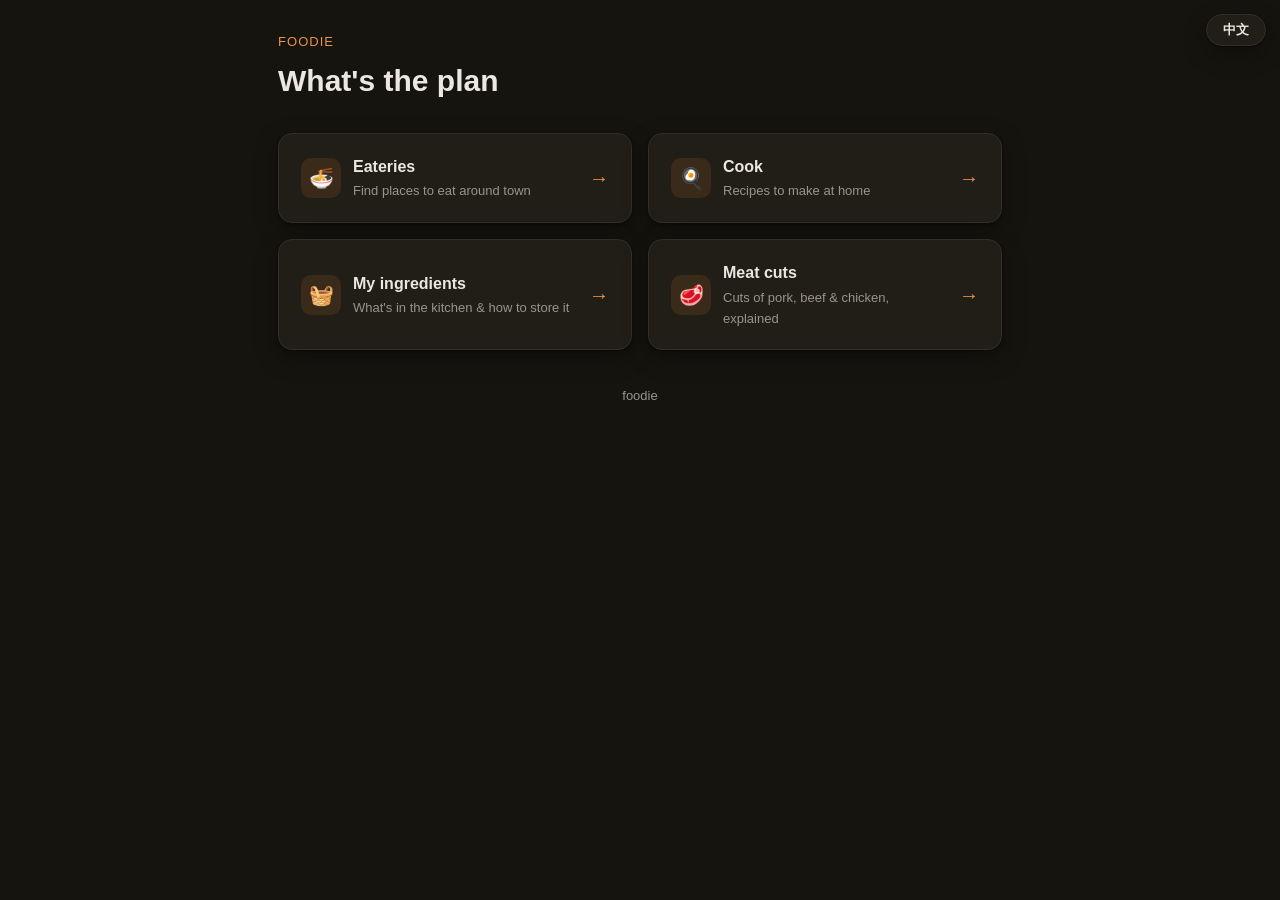
<file: index.html>
<!DOCTYPE html>
<html lang="en">
<head>
<meta charset="UTF-8">
<meta name="viewport" content="width=device-width, initial-scale=1.0" />
<title>foodie</title>
<link rel="stylesheet" href="style.css">
</head>
<body>
<button id="langBtn" class="lang-btn" type="button">中文</button>
<div class="wrap">

  <header class="hero">
    <div class="brand">foodie</div>
    <h1 id="title"></h1>
  </header>

  <div class="grid">
    <a class="dish-card" href="maps.html">
      <div class="meta">
        <span class="ic">🍜</span>
        <span>
          <span class="name" id="navEateries"></span>
          <span class="nav-desc" id="navEateriesDesc"></span>
        </span>
      </div>
      <span class="arrow">→</span>
    </a>
    <a class="dish-card" href="recipe.html">
      <div class="meta">
        <span class="ic">🍳</span>
        <span>
          <span class="name" id="navCook"></span>
          <span class="nav-desc" id="navCookDesc"></span>
        </span>
      </div>
      <span class="arrow">→</span>
    </a>
    <a class="dish-card" href="ingredients.html">
      <div class="meta">
        <span class="ic">🧺</span>
        <span>
          <span class="name" id="navIngredients"></span>
          <span class="nav-desc" id="navIngredientsDesc"></span>
        </span>
      </div>
      <span class="arrow">→</span>
    </a>
    <a class="dish-card" href="cuts.html">
      <div class="meta">
        <span class="ic">🥩</span>
        <span>
          <span class="name" id="navCuts"></span>
          <span class="nav-desc" id="navCutsDesc"></span>
        </span>
      </div>
      <span class="arrow">→</span>
    </a>
  </div>

  <footer>foodie</footer>

</div>

<script>
  (function () {
    const LANG_KEY = "foodie.lang";
    const $ = function (id) { return document.getElementById(id); };
    let ui = null;
    let lang = "en";

    function store(key, val) { try { localStorage.setItem(key, val); } catch (e) {} }
    function load(key) { try { return localStorage.getItem(key); } catch (e) { return null; } }

    function render() {
      const t = ui[lang];
      document.documentElement.lang = lang === "zh" ? "zh-Hant" : "en";

      $("langBtn").textContent = t.langToggle;
      $("title").textContent = t.homeTitle;
      $("navEateries").textContent = t.navEateries;
      $("navEateriesDesc").textContent = t.navEateriesDesc;
      $("navCook").textContent = t.navCook;
      $("navCookDesc").textContent = t.navCookDesc;
      $("navIngredients").textContent = t.navIngredients;
      $("navIngredientsDesc").textContent = t.navIngredientsDesc;
      $("navCuts").textContent = t.navCuts;
      $("navCutsDesc").textContent = t.navCutsDesc;
    }

    fetch("i18n.json")
      .then(function (r) { return r.json(); })
      .then(function (json) {
        ui = json.ui;
        lang = ui[load(LANG_KEY)] ? load(LANG_KEY) : "en";
        render();
      })
      .catch(function () {
        $("title").textContent =
          "Could not load text. Serve this page over HTTP (e.g. python -m http.server).";
      });

    $("langBtn").addEventListener("click", function () {
      if (!ui) return;
      lang = (lang === "zh") ? "en" : "zh";
      store(LANG_KEY, lang);
      render();
    });
  })();
</script>
</body>
</html>
</file>
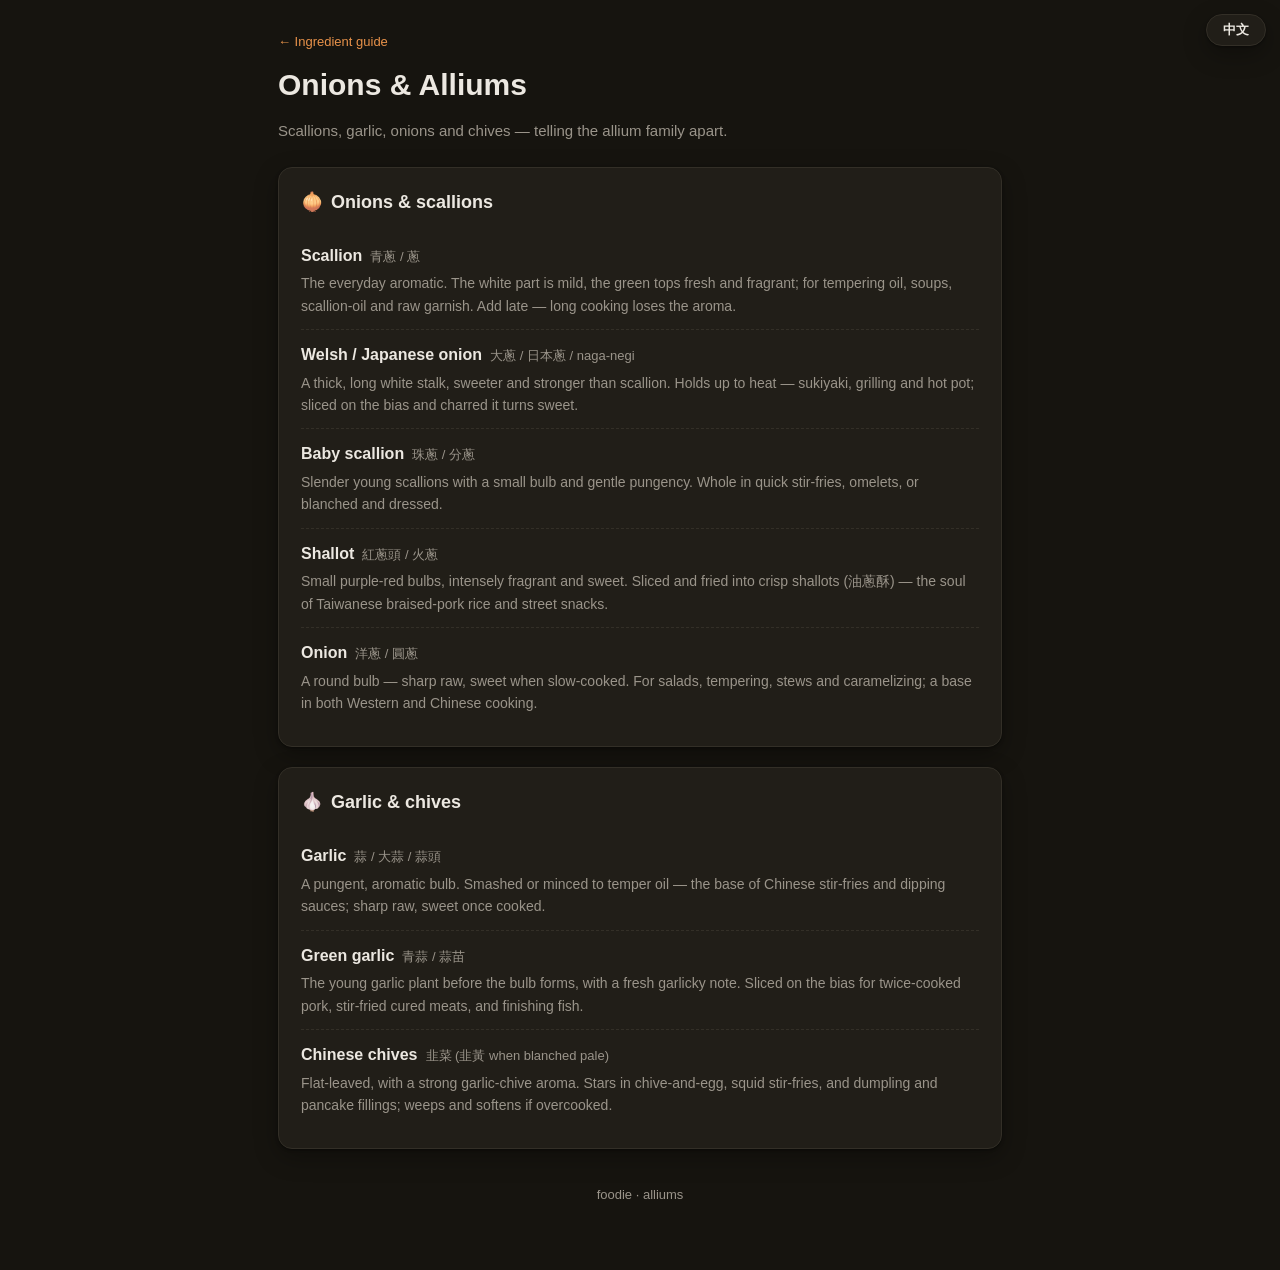
<file: alliums.html>
<!DOCTYPE html>
<html lang="en">
<head>
<meta charset="UTF-8">
<meta name="viewport" content="width=device-width, initial-scale=1.0" />
<title>Onions & Alliums · foodie</title>
<link rel="stylesheet" href="style.css">
</head>
<body>
<button id="langBtn" class="lang-btn" type="button">中文</button>
<div class="wrap">

  <header class="hero">
    <div class="crumb"><a id="backLink" href="guide.html"></a></div>
    <h1 id="title"></h1>
    <p class="subtitle" id="subtitle"></p>
  </header>

  <div id="sections"></div>

  <footer>foodie · alliums</footer>

</div>

<script>
  (function () {
    const LANG_KEY = "foodie.lang";
    const $ = function (id) { return document.getElementById(id); };
    let ui = null;             // i18n.json ui block: { en:{…}, zh:{…} }
    let data = null;           // data/alliums.json
    let lang = "en";

    function store(key, val) { try { localStorage.setItem(key, val); } catch (e) {} }
    function load(key) { try { return localStorage.getItem(key); } catch (e) { return null; } }

    function el(tag, className, text) {
      const node = document.createElement(tag);
      if (className) node.className = className;
      if (text != null) node.textContent = text;
      return node;
    }

    // Group names are stored as an array of single-language objects,
    // e.g. [{ "en": "Garlic & chives" }, { "zh": "蒜與韭" }]; pick the language.
    function pickLang(arr) {
      if (!Array.isArray(arr)) return "";
      for (let i = 0; i < arr.length; i++) {
        if (arr[i] && arr[i][lang] != null) return arr[i][lang];
      }
      return "";
    }

    function render() {
      const t = ui[lang];
      const meta = data[lang] || {};
      document.documentElement.lang = lang === "zh" ? "zh-Hant" : "en";
      document.title = (meta.name || "") + " · foodie";

      $("langBtn").textContent = t.langToggle;
      $("backLink").textContent = t.guideCrumb;
      $("title").textContent = meta.name || "";
      $("subtitle").textContent = meta.subtitle || "";

      const wrap = $("sections");
      wrap.innerHTML = "";

      (data.groups || []).forEach(function (group) {
        const card = el("section", "card");
        const h2 = el("h2");
        if (group.emoji) h2.appendChild(el("span", "ic", group.emoji));
        h2.appendChild(el("span", null, pickLang(group.name)));
        card.appendChild(h2);

        const ul = el("ul", "cuts");
        (group.items || []).forEach(function (item) {
          const c = item[lang] || {};
          const li = el("li");

          const nameRow = el("div", "cut-head");
          nameRow.appendChild(el("span", "cut-name", c.name || ""));
          if (c.alt) nameRow.appendChild(el("span", "cut-alt", c.alt));
          li.appendChild(nameRow);

          if (c.desc) li.appendChild(el("div", "cut-desc", c.desc));
          ul.appendChild(li);
        });
        card.appendChild(ul);
        wrap.appendChild(card);
      });
    }

    Promise.all([
      fetch("i18n.json").then(function (r) { return r.json(); }),
      fetch("data/alliums.json").then(function (r) { return r.json(); })
    ])
      .then(function (res) {
        ui = res[0].ui;
        data = res[1];
        lang = ui[load(LANG_KEY)] ? load(LANG_KEY) : "en";
        render();
      })
      .catch(function () {
        $("sections").innerHTML =
          "<p style='color:var(--muted)'>Could not load allium data from <code>data/</code>. Serve this page over HTTP — browsers block fetch on file://.</p>";
      });

    $("langBtn").addEventListener("click", function () {
      if (!ui) return;
      lang = (lang === "zh") ? "en" : "zh";
      store(LANG_KEY, lang);
      render();
    });
  })();
</script>
</body>
</html>
</file>
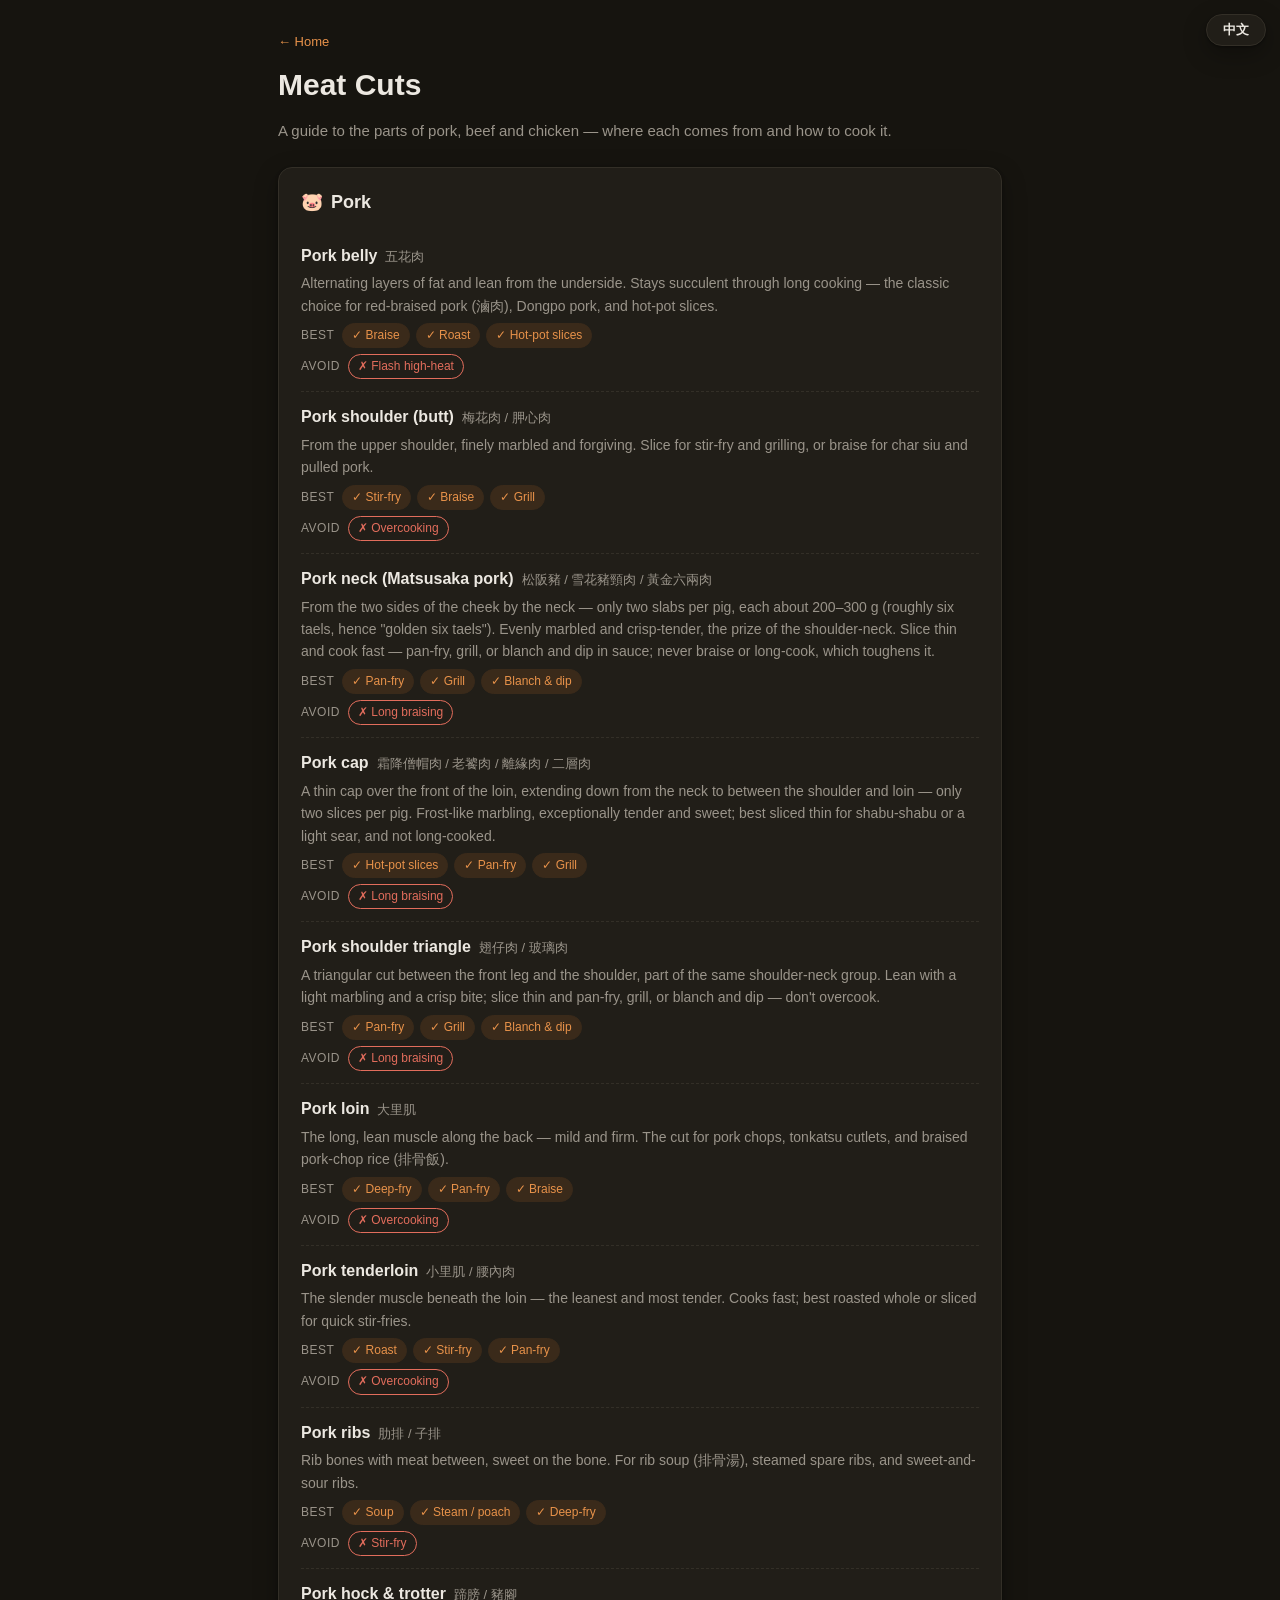
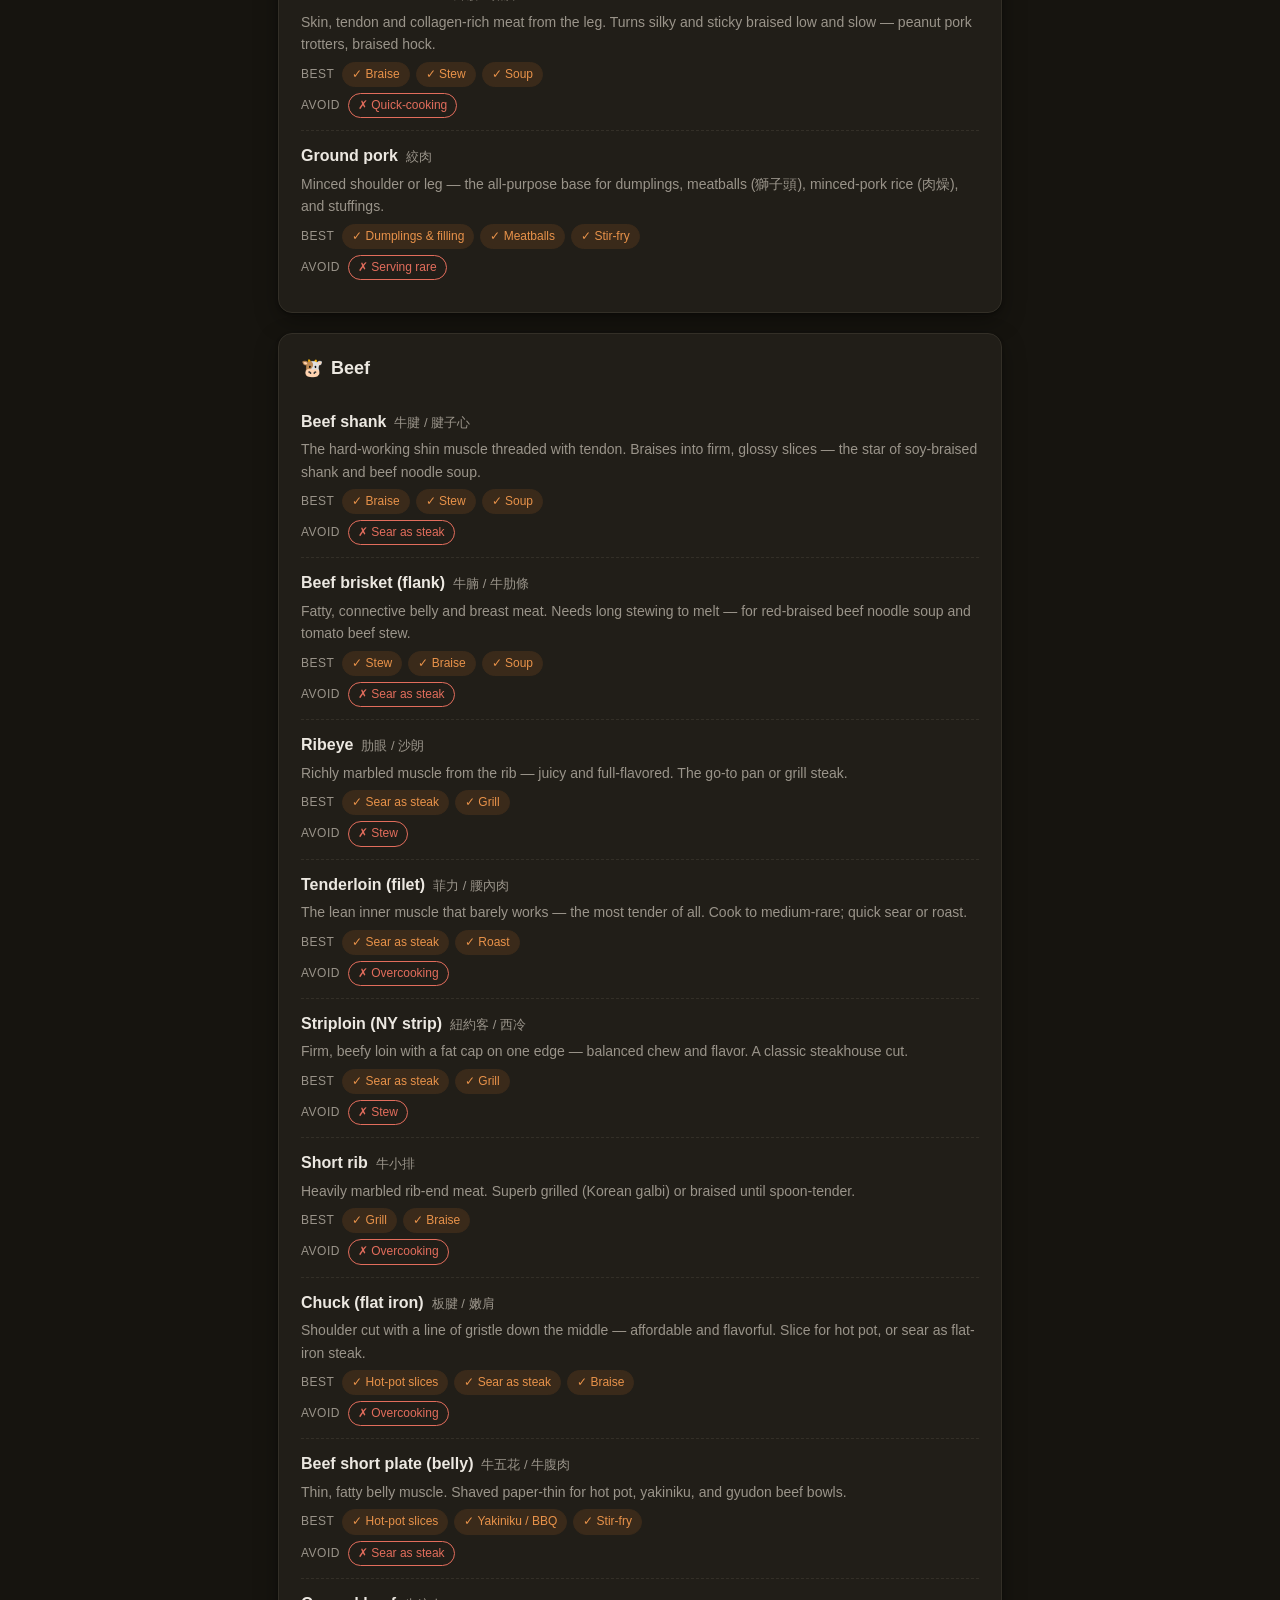
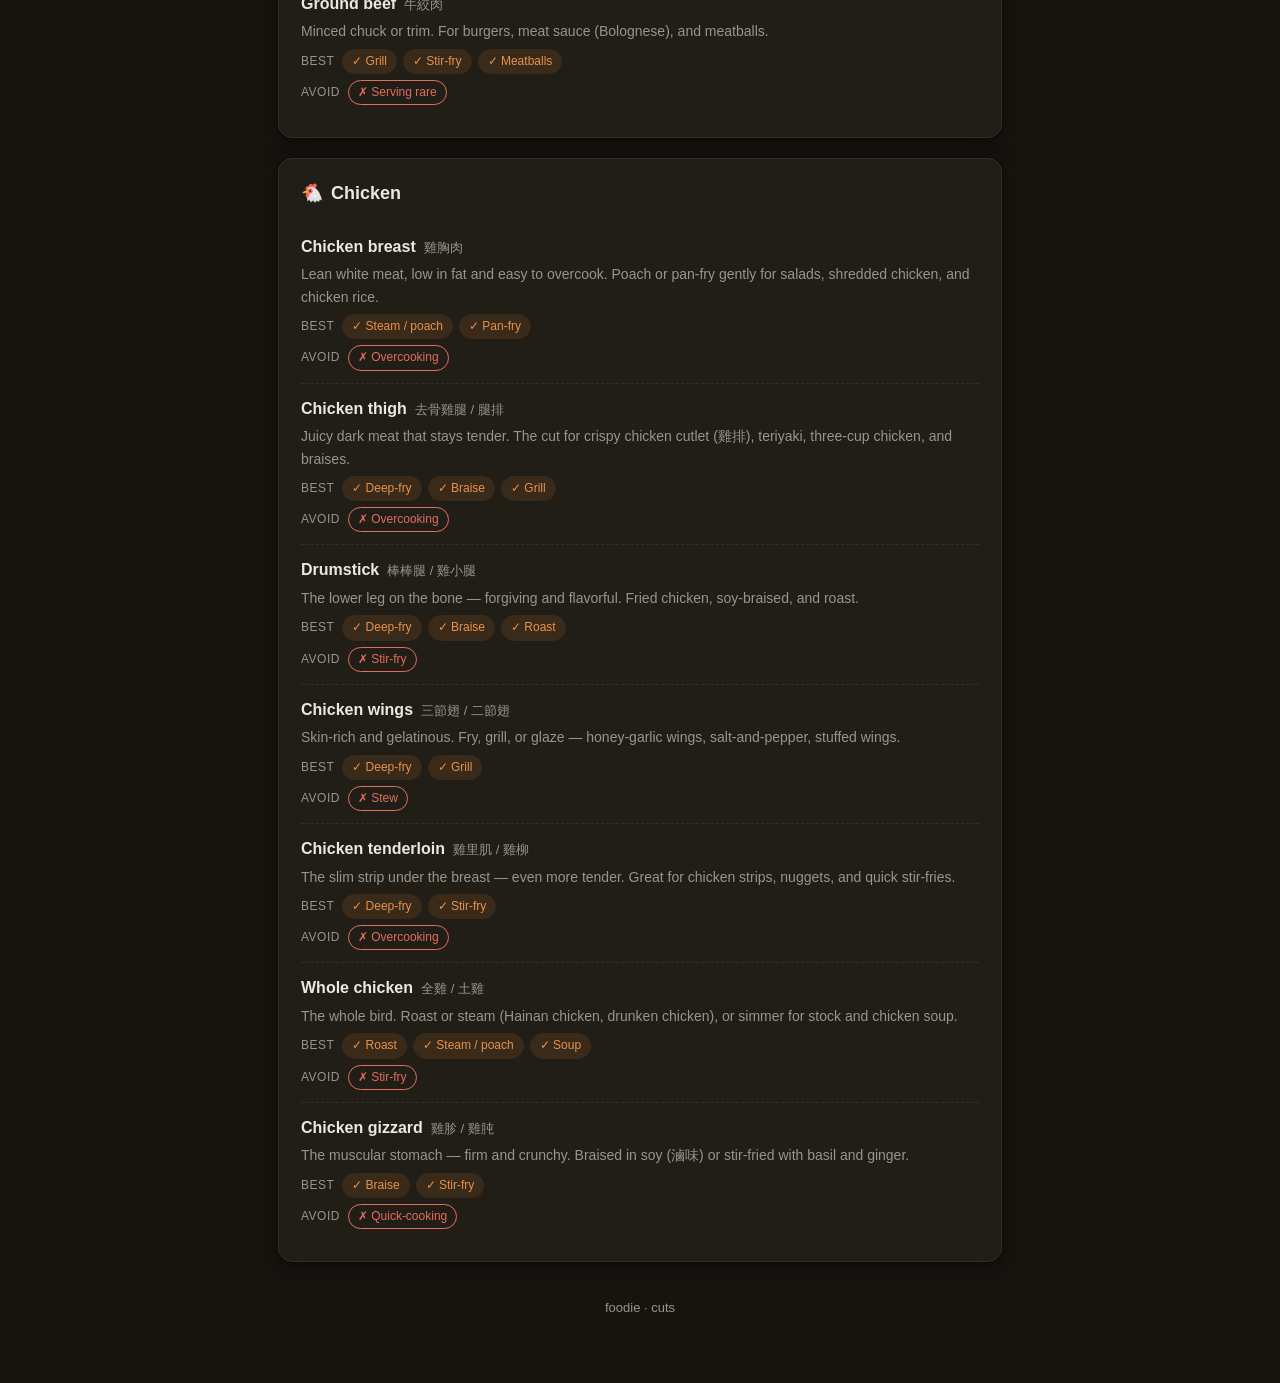
<file: cuts.html>
<!DOCTYPE html>
<html lang="en">
<head>
<meta charset="UTF-8">
<meta name="viewport" content="width=device-width, initial-scale=1.0" />
<title>Meat Cuts · foodie</title>
<link rel="stylesheet" href="style.css">
</head>
<body>
<button id="langBtn" class="lang-btn" type="button">中文</button>
<div class="wrap">

  <header class="hero">
    <div class="crumb"><a id="backLink" href="index.html"></a></div>
    <h1 id="title"></h1>
    <p class="subtitle" id="subtitle"></p>
  </header>

  <div id="sections"></div>

  <footer>foodie · cuts</footer>

</div>

<script>
  (function () {
    const LANG_KEY = "foodie.lang";
    const $ = function (id) { return document.getElementById(id); };
    let ui = null;             // i18n.json ui block: { en:{…}, zh:{…} }
    let cuts = null;           // data/cuts.json
    let methodIndex = {};      // cooking-method code -> { code, en, zh }
    let lang = "en";

    function store(key, val) { try { localStorage.setItem(key, val); } catch (e) {} }
    function load(key) { try { return localStorage.getItem(key); } catch (e) { return null; } }

    function el(tag, className, text) {
      const node = document.createElement(tag);
      if (className) node.className = className;
      if (text != null) node.textContent = text;
      return node;
    }

    // Animal names are stored as an array of single-language objects,
    // e.g. [{ "en": "Pork" }, { "zh": "豬肉" }]; pick the current language.
    function pickLang(arr) {
      if (!Array.isArray(arr)) return "";
      for (let i = 0; i < arr.length; i++) {
        if (arr[i] && arr[i][lang] != null) return arr[i][lang];
      }
      return "";
    }

    // One "Best / Avoid" line: a label plus a chip per cooking-method code.
    function cookRow(cls, label, codes) {
      if (!Array.isArray(codes) || !codes.length) return null;
      const row = el("div", "cut-cook " + cls);
      row.appendChild(el("span", "cook-label", label));
      codes.forEach(function (code) {
        const m = methodIndex[code] || {};
        row.appendChild(el("span", "cook-chip", m[lang] || code));
      });
      return row;
    }

    function render() {
      const t = ui[lang];
      const meta = cuts[lang] || {};
      document.documentElement.lang = lang === "zh" ? "zh-Hant" : "en";
      document.title = (meta.name || "") + " · foodie";

      $("langBtn").textContent = t.langToggle;
      $("backLink").textContent = t.homeCrumb;
      $("title").textContent = meta.name || "";
      $("subtitle").textContent = meta.subtitle || "";

      const wrap = $("sections");
      wrap.innerHTML = "";

      (cuts.animals || []).forEach(function (animal) {
        const card = el("section", "card");
        const h2 = el("h2");
        if (animal.emoji) h2.appendChild(el("span", "ic", animal.emoji));
        h2.appendChild(el("span", null, pickLang(animal.name)));
        card.appendChild(h2);

        const ul = el("ul", "cuts");
        (animal.cuts || []).forEach(function (cut) {
          const c = cut[lang] || {};
          const li = el("li");

          const nameRow = el("div", "cut-head");
          nameRow.appendChild(el("span", "cut-name", c.name || ""));
          if (c.alt) nameRow.appendChild(el("span", "cut-alt", c.alt));
          li.appendChild(nameRow);

          if (c.desc) li.appendChild(el("div", "cut-desc", c.desc));

          const best = cookRow("cook-best", t.cookBest, cut.best);
          if (best) li.appendChild(best);
          const worst = cookRow("cook-worst", t.cookWorst, cut.worst);
          if (worst) li.appendChild(worst);

          ul.appendChild(li);
        });
        card.appendChild(ul);
        wrap.appendChild(card);
      });
    }

    Promise.all([
      fetch("i18n.json").then(function (r) { return r.json(); }),
      fetch("data/cuts.json").then(function (r) { return r.json(); })
    ])
      .then(function (res) {
        ui = res[0].ui;
        cuts = res[1];
        (cuts.methods || []).forEach(function (m) { methodIndex[m.code] = m; });
        lang = ui[load(LANG_KEY)] ? load(LANG_KEY) : "en";
        render();
      })
      .catch(function () {
        $("sections").innerHTML =
          "<p style='color:var(--muted)'>Could not load cut data from <code>data/</code>. Serve this page over HTTP (e.g. <code>python -m http.server</code>) — browsers block fetch on file://.</p>";
      });

    $("langBtn").addEventListener("click", function () {
      if (!ui) return;
      lang = (lang === "zh") ? "en" : "zh";
      store(LANG_KEY, lang);
      render();
    });
  })();
</script>
</body>
</html>
</file>
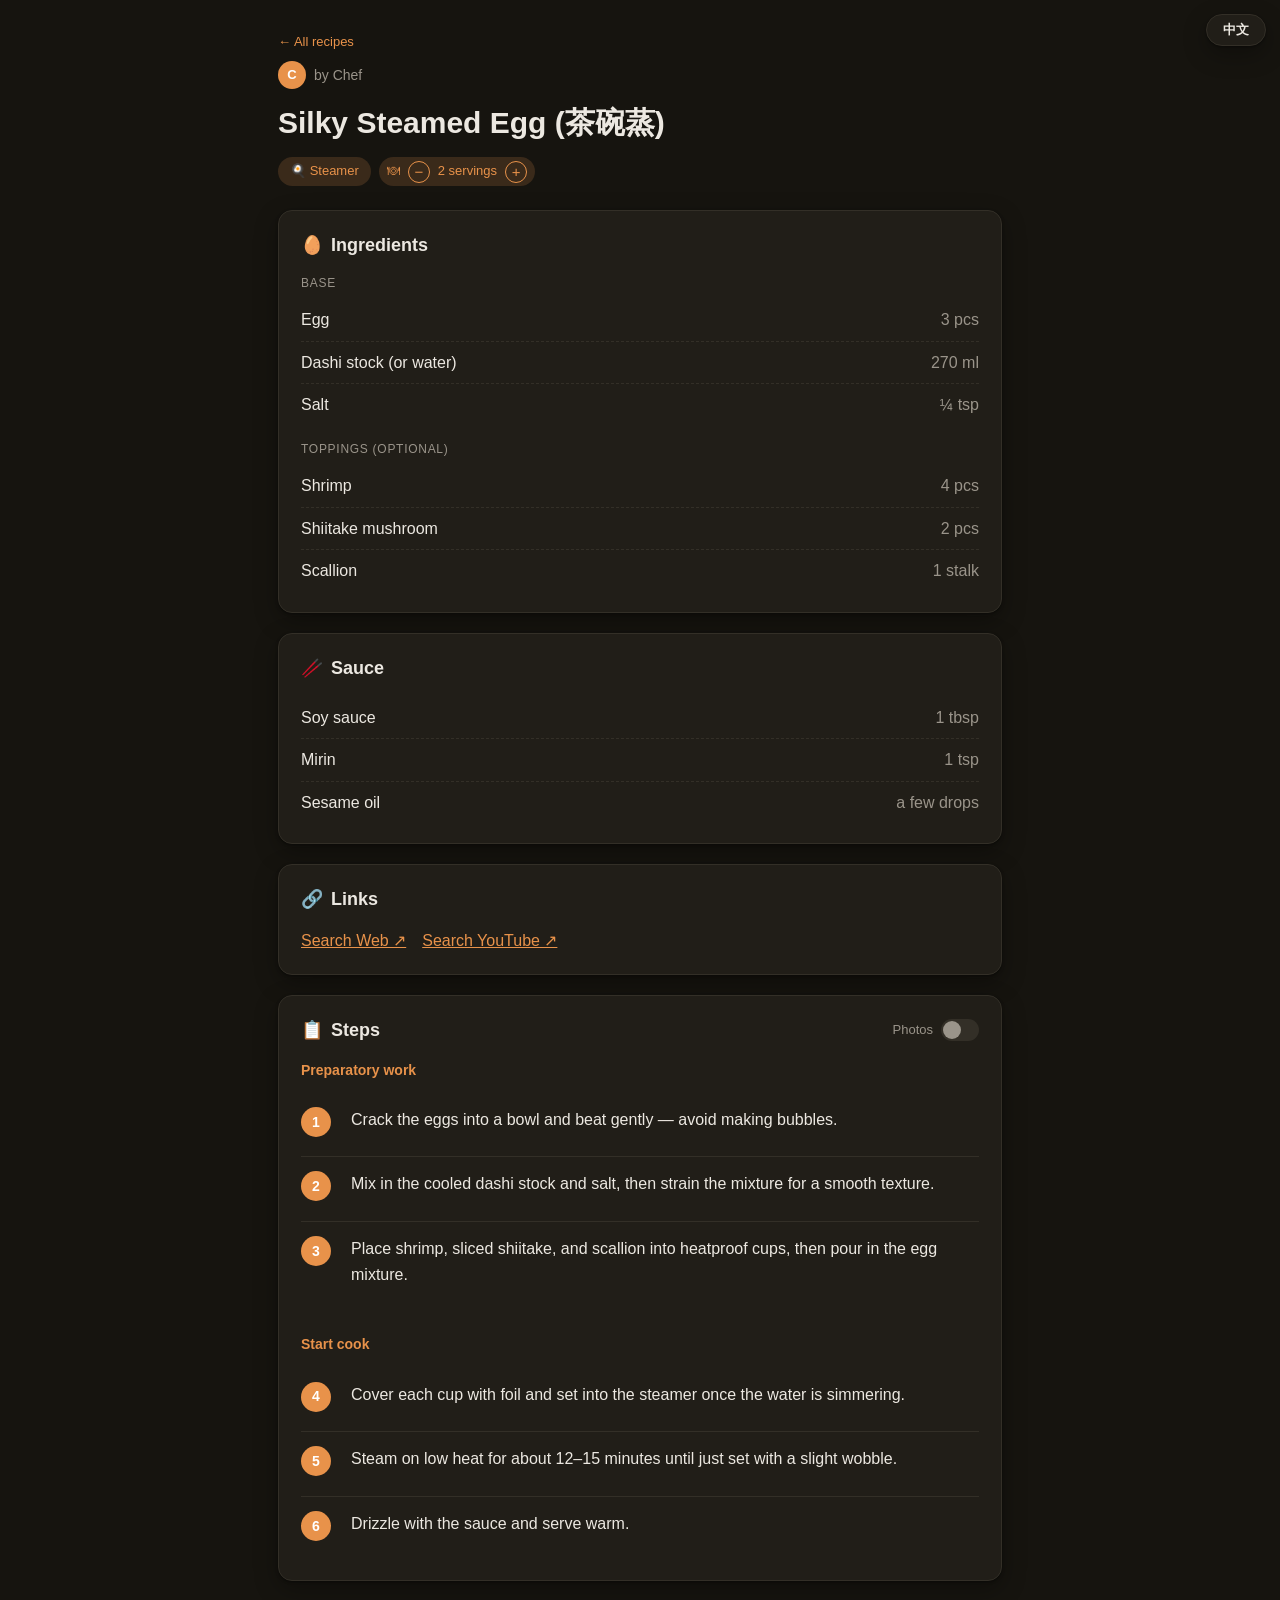
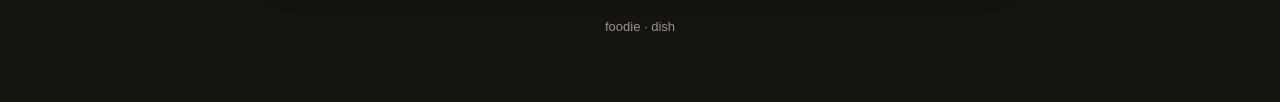
<file: dish.html>
<!DOCTYPE html>
<html lang="en">
<head>
<meta charset="UTF-8">
<meta name="viewport" content="width=device-width, initial-scale=1.0" />
<title>Chawanmushi · Dish</title>
<link rel="stylesheet" href="style.css">
</head>
<body>
<button id="langBtn" class="lang-btn" type="button">中文</button>
<div class="wrap">

  <header class="hero">
    <div class="crumb"><a id="backLink" href="recipe.html"></a></div>
    <div class="chef"><span class="avatar" id="chefAvatar"></span> <span id="chefBy"></span></div>
    <h1 id="dishName"></h1>
    <div class="tags">
      <span class="cookware-pick" id="cookwarePick"></span>
      <span class="serving-stepper">
        <span class="ic">🍽</span>
        <button type="button" id="servMinus" aria-label="Fewer servings">−</button>
        <span class="count" id="servLabel"></span>
        <button type="button" id="servPlus" aria-label="More servings">+</button>
      </span>
    </div>
  </header>

  <!-- Ingredients -->
  <section class="card">
    <h2><span class="ic">🥚</span> <span id="ingredientsTitle"></span></h2>
    <div id="ingredientsBody"></div>
  </section>

  <!-- Sauce -->
  <section class="card">
    <h2><span class="ic">🥢</span> <span id="sauceTitle"></span></h2>
    <ul class="list" id="sauceBody"></ul>
  </section>

  <!-- Links -->
  <section class="card refs">
    <h2><span class="ic">🔗</span> <span id="linksTitle"></span></h2>
    <div id="linksBody"></div>
  </section>

  <!-- Steps -->
  <section class="card">
    <h2>
      <span class="ic">📋</span> <span id="stepsTitle"></span>
      <span class="spacer"></span>
      <label class="switch">
        <span id="photoSwitchLabel"></span>
        <input type="checkbox" id="photoSwitch">
        <span class="track"></span>
      </label>
    </h2>
    <div id="stepsBody"></div>
  </section>

  <footer>foodie · dish</footer>

</div>

<script src="api.js"></script>
<script src="links.js"></script>
<script>
  (function () {
    const LANG_KEY = "foodie.lang";
    const PHOTO_KEY = "foodie.showPhotos";
    const MIN_SERVINGS = 1, MAX_SERVINGS = 20;
    const $ = function (id) { return document.getElementById(id); };
    let i18n = null;           // i18n.json ui block: { en:{…}, zh:{…} }
    let cookwareNames = null;  // cookware.json: { en:{CODE:…}, zh:{CODE:…} }
    let dish = null;           // currently rendered dish
    let dishId = null;
    let lang = "en";
    let servings = 1;          // current (adjustable) serving count
    let showPhotos = false;    // step photo visibility (off by default)
    let cookwareIndex = 0;     // selected cookware (for dishes with a `cookware` list)

    function store(key, val) { try { localStorage.setItem(key, val); } catch (e) {} }
    function load(key) { try { return localStorage.getItem(key); } catch (e) { return null; } }

    function el(tag, className, text) {
      const node = document.createElement(tag);
      if (className) node.className = className;
      if (text != null) node.textContent = text;
      return node;
    }

    // Format a scaled amount as a tidy number with common vulgar fractions.
    const FRACTIONS = [
      [0.125, "⅛"], [0.25, "¼"], [0.333, "⅓"], [0.375, "⅜"], [0.5, "½"],
      [0.625, "⅝"], [0.667, "⅔"], [0.75, "¾"], [0.875, "⅞"]
    ];
    function fmtAmount(n) {
      const r = Math.round(n * 1000) / 1000;
      const whole = Math.floor(r + 1e-6);
      const frac = r - whole;
      if (frac <= 0.03) return String(whole);
      for (let i = 0; i < FRACTIONS.length; i++) {
        if (Math.abs(frac - FRACTIONS[i][0]) <= 0.03) {
          return (whole > 0 ? whole + " " : "") + FRACTIONS[i][1];
        }
      }
      return String(Math.round(r * 100) / 100);
    }

    // Quantity text for an item, scaled by the current serving factor.
    function qtyText(it, factor) {
      if (it.amount == null) return it.text || "";
      return fmtAmount(it.amount * factor) + (it.unit ? " " + it.unit : "");
    }

    function rows(parent, items, factor) {
      items.forEach(function (it) {
        const li = el("li");
        li.appendChild(el("span", null, it.name));
        li.appendChild(el("span", "qty", qtyText(it, factor)));
        parent.appendChild(li);
      });
    }


    function render() {
      const ui = i18n[lang];
      const L = dish[lang];
      const factor = servings / dish.servings;

      document.documentElement.lang = lang === "zh" ? "zh-Hant" : "en";
      document.title = L.name + " · dish";

      // Header
      $("langBtn").textContent = ui.langToggle;
      $("backLink").textContent = ui.back;
      $("chefAvatar").textContent = dish.chefInitial || "C";
      $("chefBy").textContent = ui.by;
      $("dishName").textContent = L.name;

      // Cookware picker — the top-level `cookware` field (a code, or an array
      // of codes) lets the reader pick which cookware to use; steps tagged with
      // that cookware code swap accordingly. Codes resolve to names via
      // cookware.json (the data layer is language-neutral).
      const cookwareCodes = Array.isArray(dish.cookware)
        ? dish.cookware : (dish.cookware ? [dish.cookware] : []);
      if (cookwareIndex >= cookwareCodes.length) cookwareIndex = 0;
      const cookwareLabel = function (code) {
        return (cookwareNames[lang] && cookwareNames[lang][code]) || code;
      };
      const pick = $("cookwarePick");
      pick.innerHTML = "";
      if (cookwareCodes.length === 1) {
        pick.appendChild(el("span", "tag cookware", cookwareLabel(cookwareCodes[0])));
      } else if (cookwareCodes.length > 1) {
        cookwareCodes.forEach(function (code, i) {
          const b = el("button", "tag cookware", cookwareLabel(code));
          b.type = "button";
          b.setAttribute("aria-pressed", i === cookwareIndex ? "true" : "false");
          b.addEventListener("click", function () {
            if (cookwareIndex === i) return;
            cookwareIndex = i;
            render();
          });
          pick.appendChild(b);
        });
      }

      // Serving stepper
      $("servLabel").textContent = servings + " " + (servings === 1 ? ui.serving : ui.servings);
      $("servMinus").disabled = servings <= MIN_SERVINGS;
      $("servPlus").disabled = servings >= MAX_SERVINGS;

      // Section titles
      $("ingredientsTitle").textContent = ui.ingredients;
      $("sauceTitle").textContent = ui.sauce;
      $("linksTitle").textContent = ui.links;
      $("stepsTitle").textContent = ui.steps;
      $("photoSwitchLabel").textContent = ui.showPhotos;
      $("photoSwitch").checked = showPhotos;

      // Ingredients (grouped, scaled)
      const ing = $("ingredientsBody");
      ing.innerHTML = "";
      L.ingredients.forEach(function (g) {
        ing.appendChild(el("div", "group-label", g.group));
        const ul = el("ul", "list");
        rows(ul, g.items, factor);
        ing.appendChild(ul);
      });

      // Sauce (scaled)
      const sauce = $("sauceBody");
      sauce.innerHTML = "";
      rows(sauce, L.sauce, factor);

      // Links — web & YouTube search for the dish recipe.
      const links = $("linksBody");
      links.innerHTML = "";
      const q = L.name + " " + ui.recipeKeyword;
      [[ui.searchWeb, FoodieLinks.webSearch(q)], [ui.searchYoutube, FoodieLinks.youtubeSearch(q)]]
        .forEach(function (pair) {
          const a = el("a", null, pair[0]);
          a.href = pair[1];
          a.target = "_blank";
          a.rel = "noopener";
          links.appendChild(a);
        });

      // Steps (phases with continuous numbering)
      const steps = $("stepsBody");
      steps.innerHTML = "";
      let offset = 0;
      const activeCookware = cookwareCodes[cookwareIndex];
      L.steps.filter(function (phase) {
        return phase.cookware == null || phase.cookware === activeCookware;
      }).forEach(function (phase) {
        steps.appendChild(el("div", "phase", phase.phase));
        const ol = el("ol", "steps");
        ol.style.counterReset = "step " + offset;
        phase.items.forEach(function (text) {
          const li = el("li");
          const body = el("div", "step-body");
          body.appendChild(el("p", null, text));
          if (showPhotos) body.appendChild(el("div", "photo-ph", ui.photo));
          li.appendChild(body);
          ol.appendChild(li);
        });
        steps.appendChild(ol);
        offset += phase.items.length;
      });
    }

    function fail() {
      document.querySelector(".wrap").innerHTML =
        "<p style='color:var(--muted)'>Could not load recipe data from <code>data/</code>. Serve this page over HTTP — browsers block fetch on file://.</p>";
    }

    Promise.all([
      fetch("i18n.json").then(function (r) { return r.json(); }),
      fetch("data/cookware.json").then(function (r) { return r.json(); })
    ])
      .then(function (res) {
        i18n = res[0].ui;
        cookwareNames = res[1];
        lang = i18n[load(LANG_KEY)] ? load(LANG_KEY) : "en";
        showPhotos = load(PHOTO_KEY) === "1";
        const qid = new URLSearchParams(location.search).get("id");
        return qid ? qid : FoodieApi.getDishIds().then(function (ids) { return ids[0]; });
      })
      .then(function (id) {
        dishId = id;
        return FoodieApi.getDish(dishId);
      })
      .then(function (d) { dish = d; servings = d.servings; render(); })
      .catch(fail);

    $("langBtn").addEventListener("click", function () {
      if (!dish) return;
      lang = (lang === "zh") ? "en" : "zh";
      store(LANG_KEY, lang);
      render();
    });

    function changeServings(delta) {
      if (!dish) return;
      const next = Math.min(MAX_SERVINGS, Math.max(MIN_SERVINGS, servings + delta));
      if (next === servings) return;
      servings = next;
      render();
    }
    $("servMinus").addEventListener("click", function () { changeServings(-1); });
    $("servPlus").addEventListener("click", function () { changeServings(1); });

    $("photoSwitch").addEventListener("change", function (e) {
      showPhotos = e.target.checked;
      store(PHOTO_KEY, showPhotos ? "1" : "0");
      render();
    });
  })();
</script>
</body>
</html>
</file>
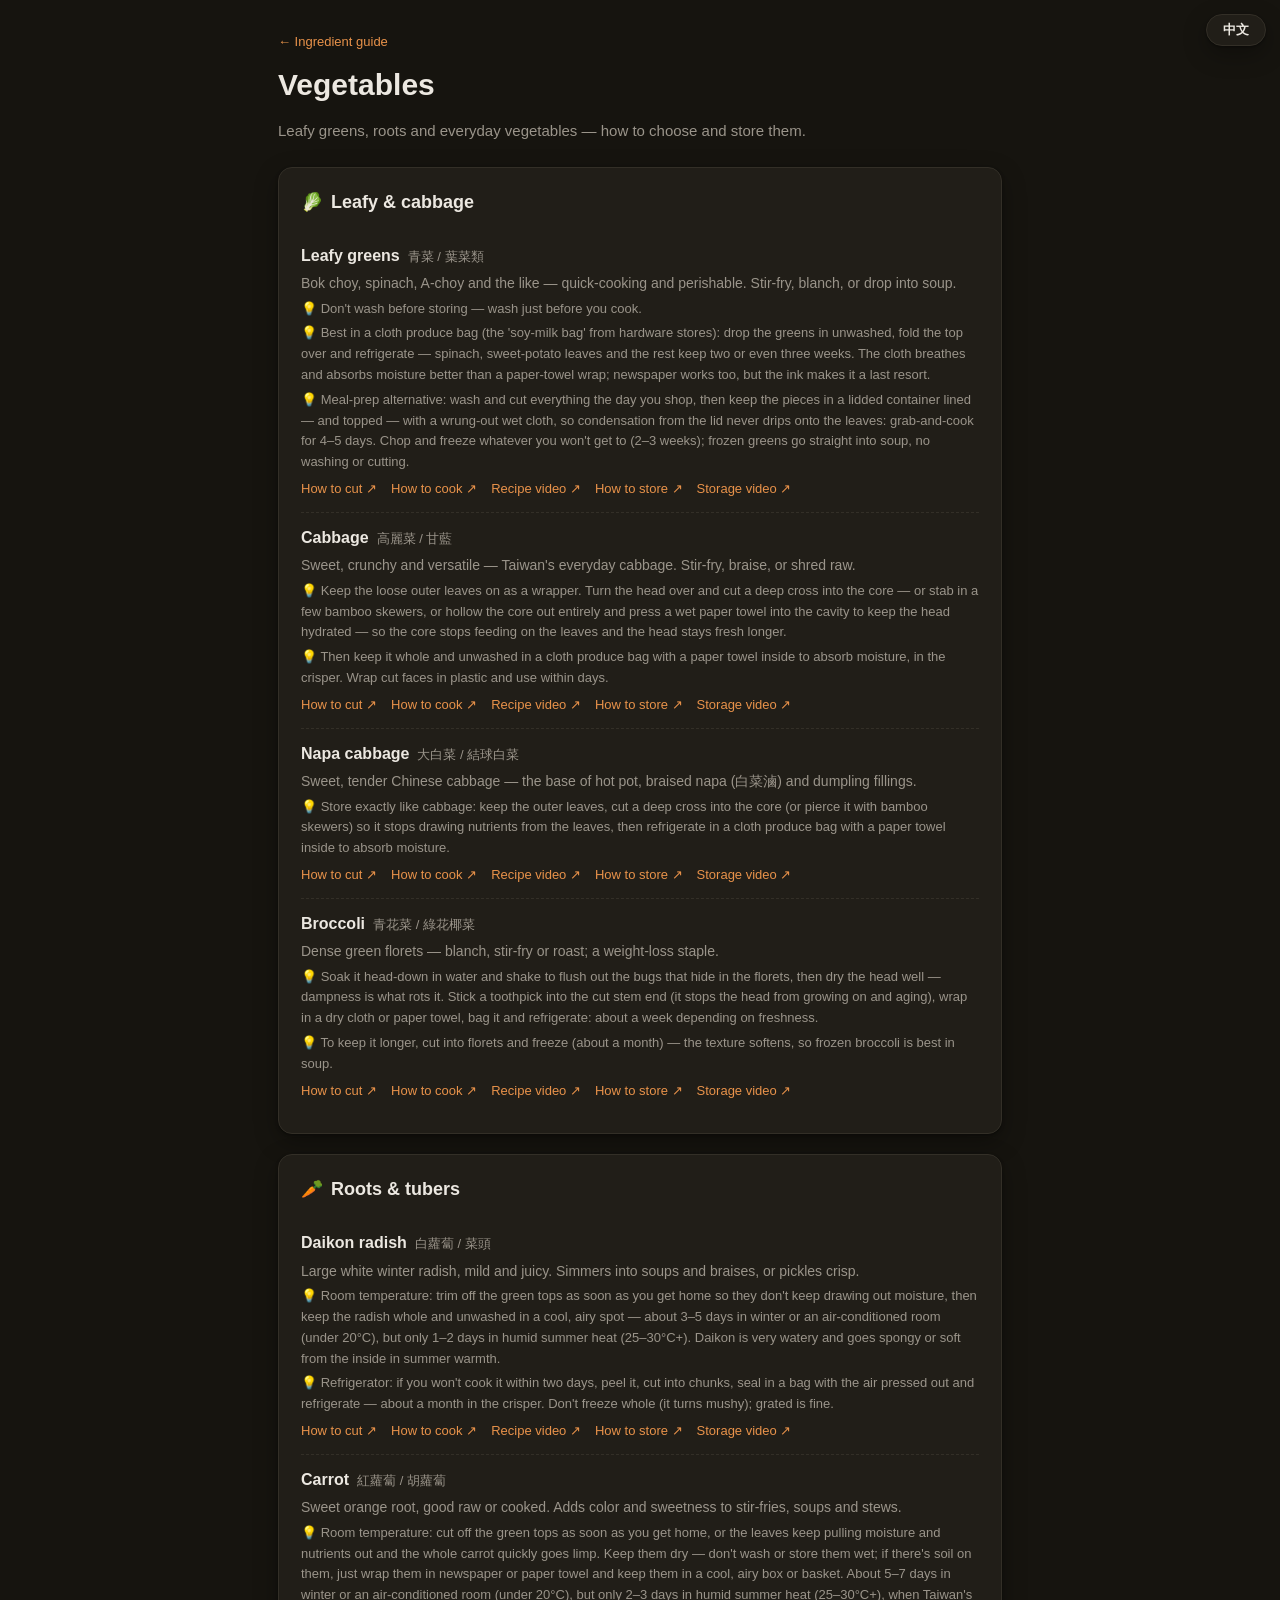
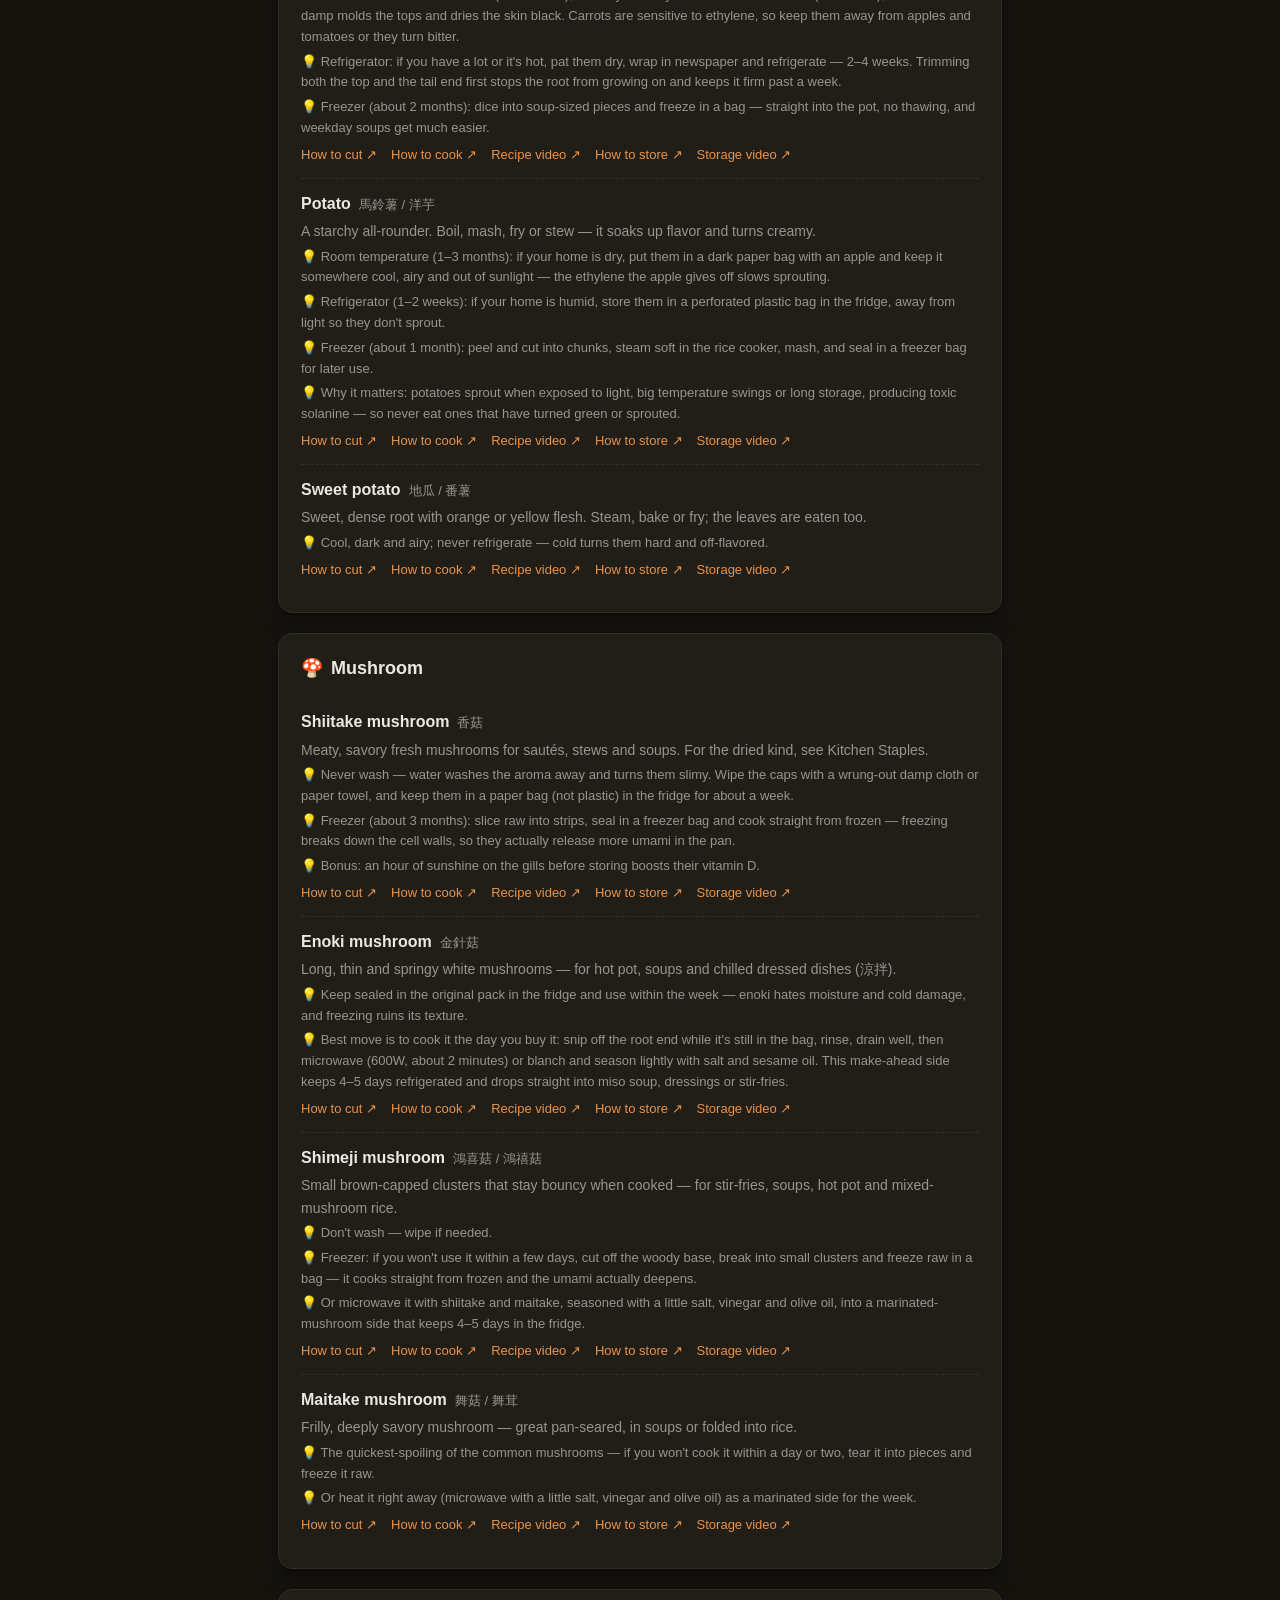
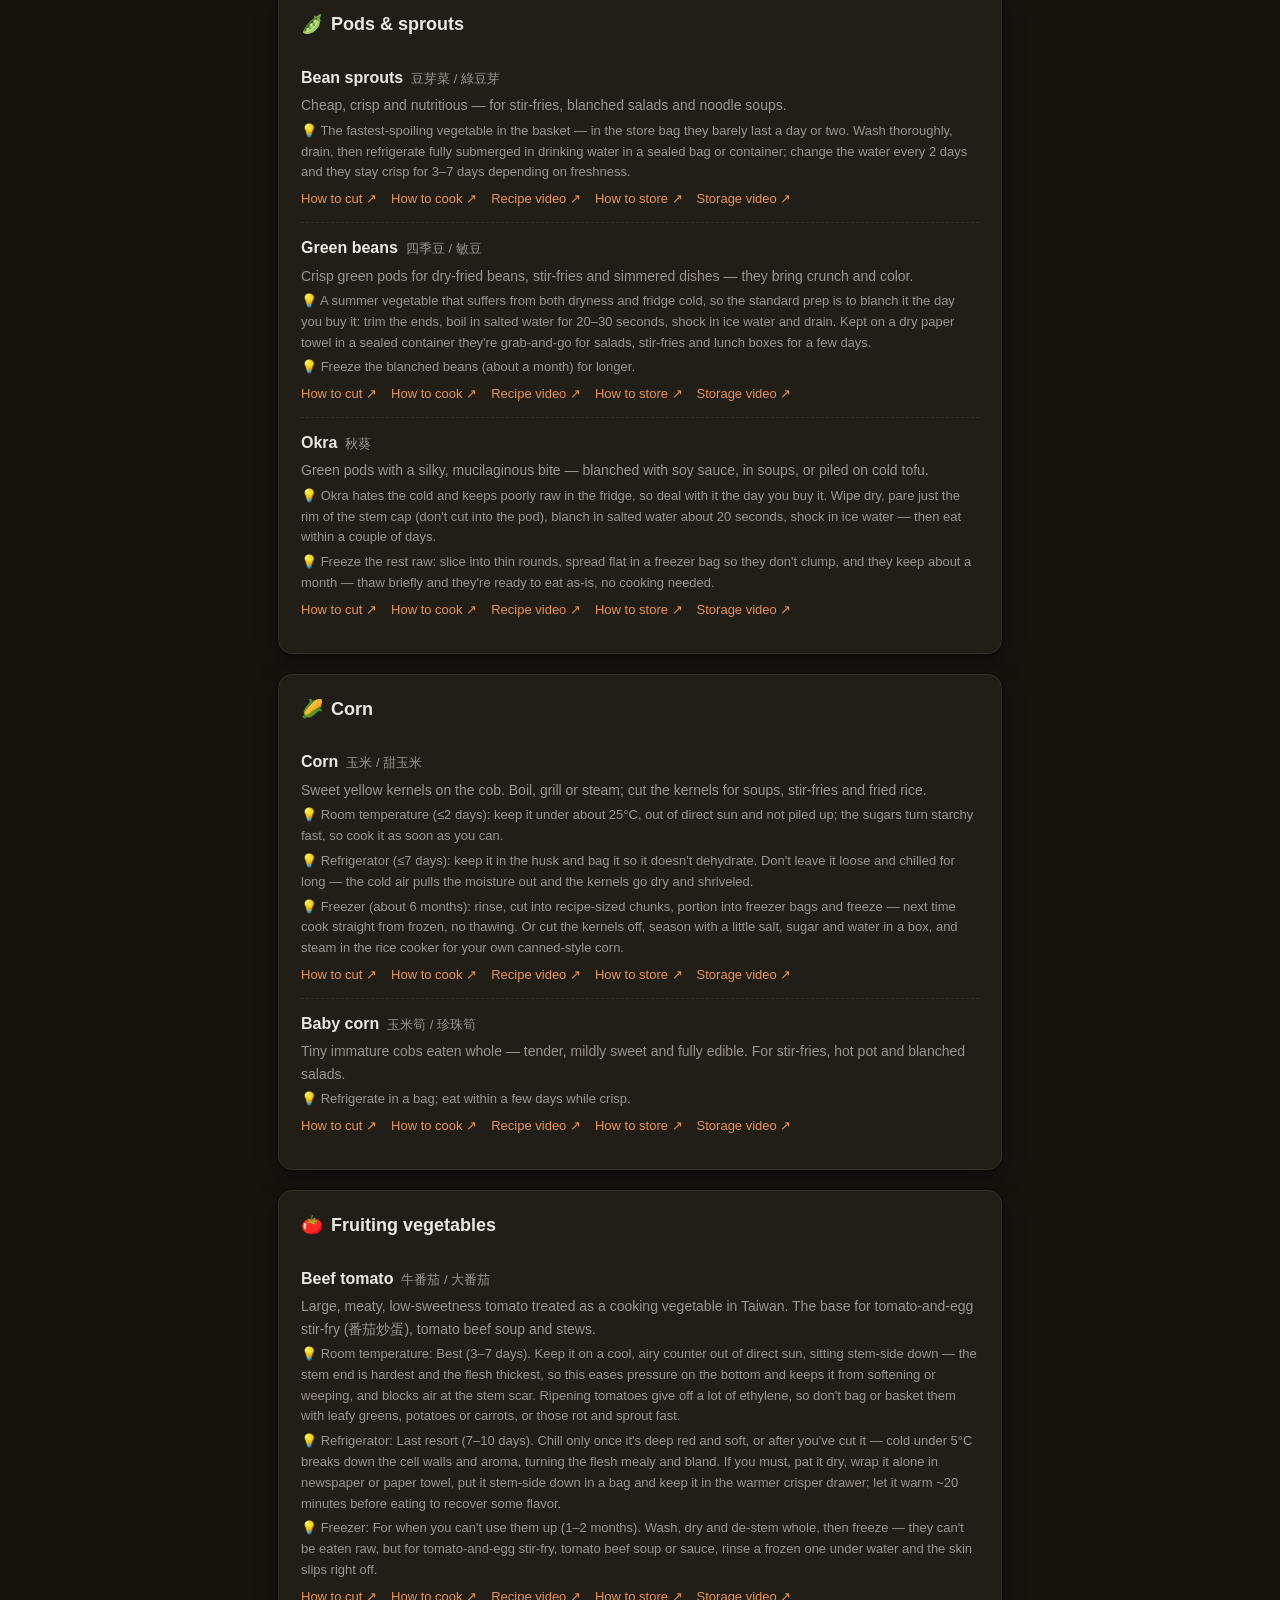
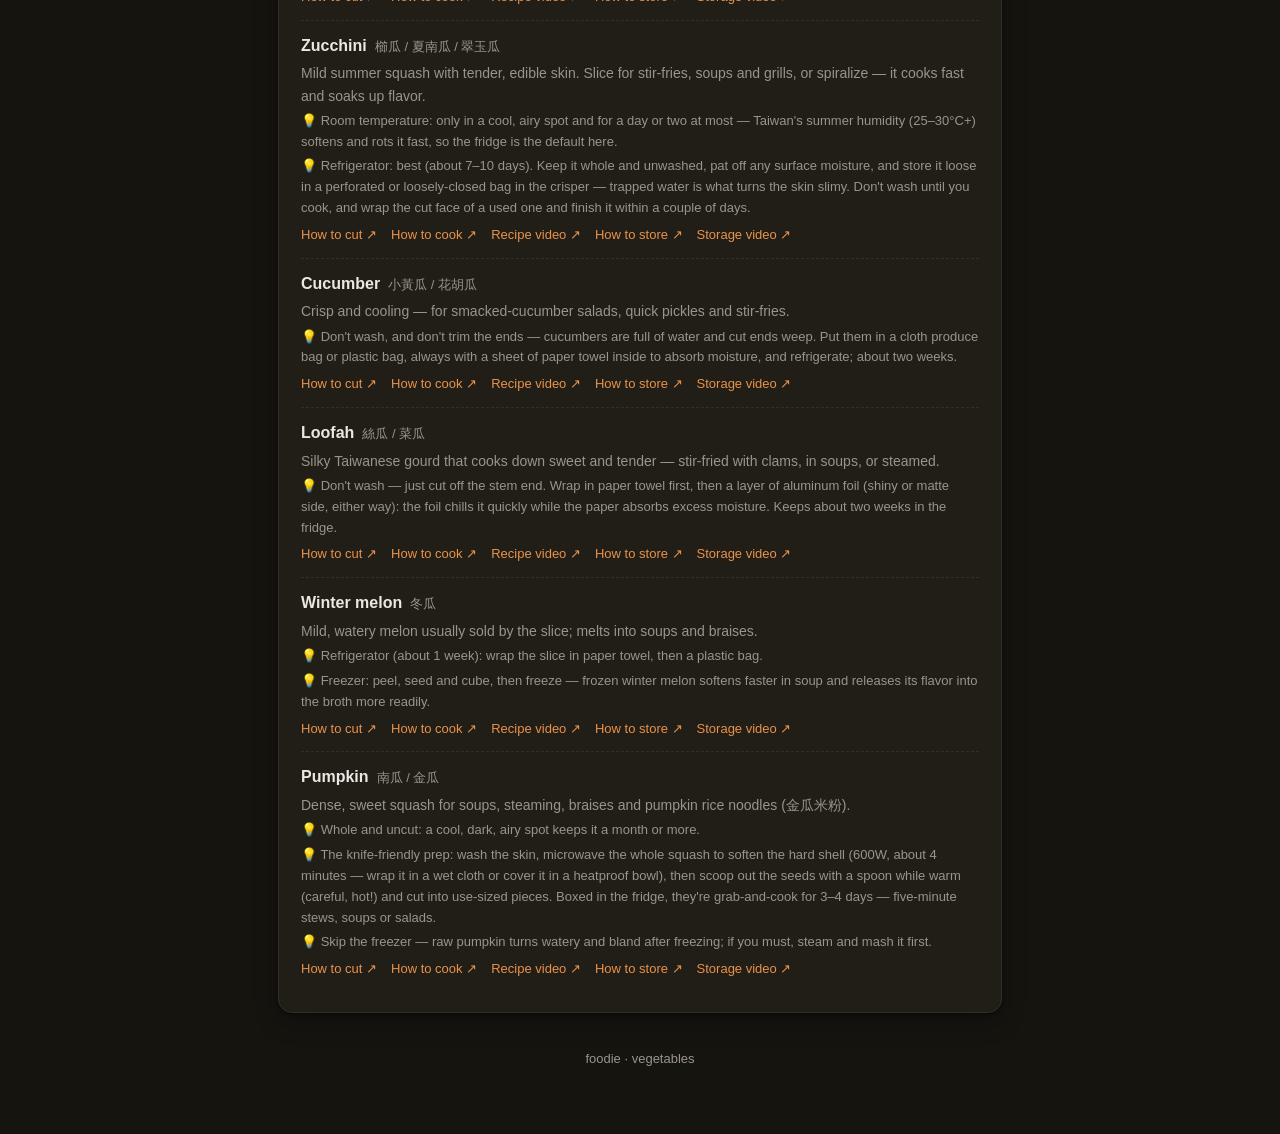
<file: guide-page.html>
<!DOCTYPE html>
<html lang="en">
<head>
<meta charset="UTF-8">
<meta name="viewport" content="width=device-width, initial-scale=1.0" />
<title>Ingredient guide · foodie</title>
<link rel="stylesheet" href="style.css">
</head>
<body>
<button id="langBtn" class="lang-btn" type="button">中文</button>
<div class="wrap">

  <header class="hero">
    <div class="crumb"><a id="backLink" href="guide.html"></a></div>
    <h1 id="title"></h1>
    <p class="subtitle" id="subtitle"></p>
  </header>

  <div id="sections"></div>

  <footer id="footer">foodie</footer>

</div>

<script src="links.js"></script>
<script>
  /* Shared ingredient-guide renderer. Routed by ?id= (see GUIDES below).

     Two data shapes are supported via `mode`:
     - "produce" (default): groups[] -> items[], each with name/alt/desc/tip.
       `tip` is a string or an array of strings (one line per storage method).
     - "cuts": animals[] -> cuts[], plus a top-level methods[] index. Each cut
       renders Best / Avoid cooking-method chip rows instead of a storage tip.

     Both shapes get the same search links per item (how-to-cut video, how-to-cook
     web search + video, how-to-store web search + video). Requires links.js. */
  (function () {
    const LANG_KEY = "foodie.lang";

    // Routing: guide-page.html?id=veg → which data file / renderer / footer word.
    const GUIDES = {
      veg:     { file: "guide-veg",                footer: "vegetables" },
      fruit:   { file: "guide-fruit",              footer: "fruit" },
      staples: { file: "guide-staples",            footer: "staples" },
      alliums: { file: "guide-alliums",            footer: "alliums" },
      cuts:    { file: "guide-cuts", mode: "cuts", footer: "cuts" }
    };

    function store(key, val) { try { localStorage.setItem(key, val); } catch (e) {} }
    function load(key) { try { return localStorage.getItem(key); } catch (e) { return null; } }
    function $(id) { return document.getElementById(id); }

    function el(tag, className, text) {
      const node = document.createElement(tag);
      if (className) node.className = className;
      if (text != null) node.textContent = text;
      return node;
    }

    // Group/animal names are stored as an array of single-language objects,
    // e.g. [{ "en": "Roots & tubers" }, { "zh": "根莖類" }]; pick the language.
    function pickLang(arr, lang) {
      if (!Array.isArray(arr)) return "";
      for (let i = 0; i < arr.length; i++) {
        if (arr[i] && arr[i][lang] != null) return arr[i][lang];
      }
      return "";
    }

    const id = new URLSearchParams(location.search).get("id");
    const cfg = GUIDES[id] || GUIDES.veg;
    const mode = cfg.mode || "produce";

    let ui = null;             // i18n.json ui block: { en:{…}, zh:{…} }
    let data = null;           // data/<cfg.file>.json
    let lang = "en";
    const methodIndex = {};    // cuts only: cooking-method code -> { code, en, zh }

    // A storage tip is either a single string or an array of strings (one line
    // per storage method); render one tip line for each.
    function appendTip(li, tip) {
      if (!tip) return;
      (Array.isArray(tip) ? tip : [tip]).forEach(function (text) {
        if (text) li.appendChild(el("div", "cut-tip", text));
      });
    }

    // One "Best / Avoid" line: a label plus a chip per cooking-method code.
    function cookRow(cls, label, codes) {
      if (!Array.isArray(codes) || !codes.length) return null;
      const row = el("div", "cut-cook " + cls);
      row.appendChild(el("span", "cook-label", label));
      codes.forEach(function (code) {
        const m = methodIndex[code] || {};
        row.appendChild(el("span", "cook-chip", m[lang] || code));
      });
      return row;
    }

    // The how-to-cut / how-to-store search links shared by every item.
    function appendLinks(li, name, t) {
      const row = el("div", "cut-links");
      [
        [t.cutVideo, FoodieLinks.youtubeSearch(name + " " + t.cutKeyword)],
        [t.cookWeb, FoodieLinks.webSearch(name + " " + t.recipeKeyword)],
        [t.cookVideo, FoodieLinks.youtubeSearch(name + " " + t.recipeKeyword)],
        [t.storeWeb, FoodieLinks.webSearch(name + " " + t.storeKeyword)],
        [t.storeVideo, FoodieLinks.youtubeSearch(name + " " + t.storeKeyword)]
      ].forEach(function (pair) {
        const a = el("a", null, pair[0]);
        a.href = pair[1];
        a.target = "_blank";
        a.rel = "noopener";
        row.appendChild(a);
      });
      li.appendChild(row);
    }

    function render() {
      const t = ui[lang];
      const meta = data[lang] || {};
      document.documentElement.lang = lang === "zh" ? "zh-Hant" : "en";
      document.title = (meta.name || "") + " · foodie";

      $("langBtn").textContent = t.langToggle;
      $("backLink").textContent = t.guideCrumb;
      $("title").textContent = meta.name || "";
      $("subtitle").textContent = meta.subtitle || "";

      const wrap = $("sections");
      wrap.innerHTML = "";

      const groups = mode === "cuts" ? (data.animals || []) : (data.groups || []);
      groups.forEach(function (group) {
        const card = el("section", "card");
        const h2 = el("h2");
        if (group.emoji) h2.appendChild(el("span", "ic", group.emoji));
        h2.appendChild(el("span", null, pickLang(group.name, lang)));
        card.appendChild(h2);

        const ul = el("ul", "cuts");
        const items = mode === "cuts" ? (group.cuts || []) : (group.items || []);
        items.forEach(function (item) {
          const c = item[lang] || {};
          const li = el("li");

          const nameRow = el("div", "cut-head");
          nameRow.appendChild(el("span", "cut-name", c.name || ""));
          if (c.alt) nameRow.appendChild(el("span", "cut-alt", c.alt));
          li.appendChild(nameRow);

          if (c.desc) li.appendChild(el("div", "cut-desc", c.desc));

          if (mode === "cuts") {
            const best = cookRow("cook-best", t.cookBest, item.best);
            if (best) li.appendChild(best);
            const worst = cookRow("cook-worst", t.cookWorst, item.worst);
            if (worst) li.appendChild(worst);
          } else {
            appendTip(li, c.tip);
          }

          appendLinks(li, c.name || "", t);
          ul.appendChild(li);
        });
        card.appendChild(ul);
        wrap.appendChild(card);
      });
    }

    Promise.all([
      fetch("i18n.json").then(function (r) { return r.json(); }),
      fetch("data/" + cfg.file + ".json").then(function (r) { return r.json(); })
    ])
      .then(function (res) {
        ui = res[0].ui;
        data = res[1];
        if (mode === "cuts") {
          (data.methods || []).forEach(function (m) { methodIndex[m.code] = m; });
        }
        if (cfg.footer) {
          const f = $("footer");
          if (f) f.textContent = "foodie · " + cfg.footer;
        }
        lang = ui[load(LANG_KEY)] ? load(LANG_KEY) : "en";
        render();
      })
      .catch(function () {
        $("sections").innerHTML =
          "<p style='color:var(--muted)'>Could not load guide data from <code>data/</code>. Serve this page over HTTP — browsers block fetch on file://.</p>";
      });

    $("langBtn").addEventListener("click", function () {
      if (!ui) return;
      lang = (lang === "zh") ? "en" : "zh";
      store(LANG_KEY, lang);
      render();
    });
  })();
</script>
</body>
</html>
</file>
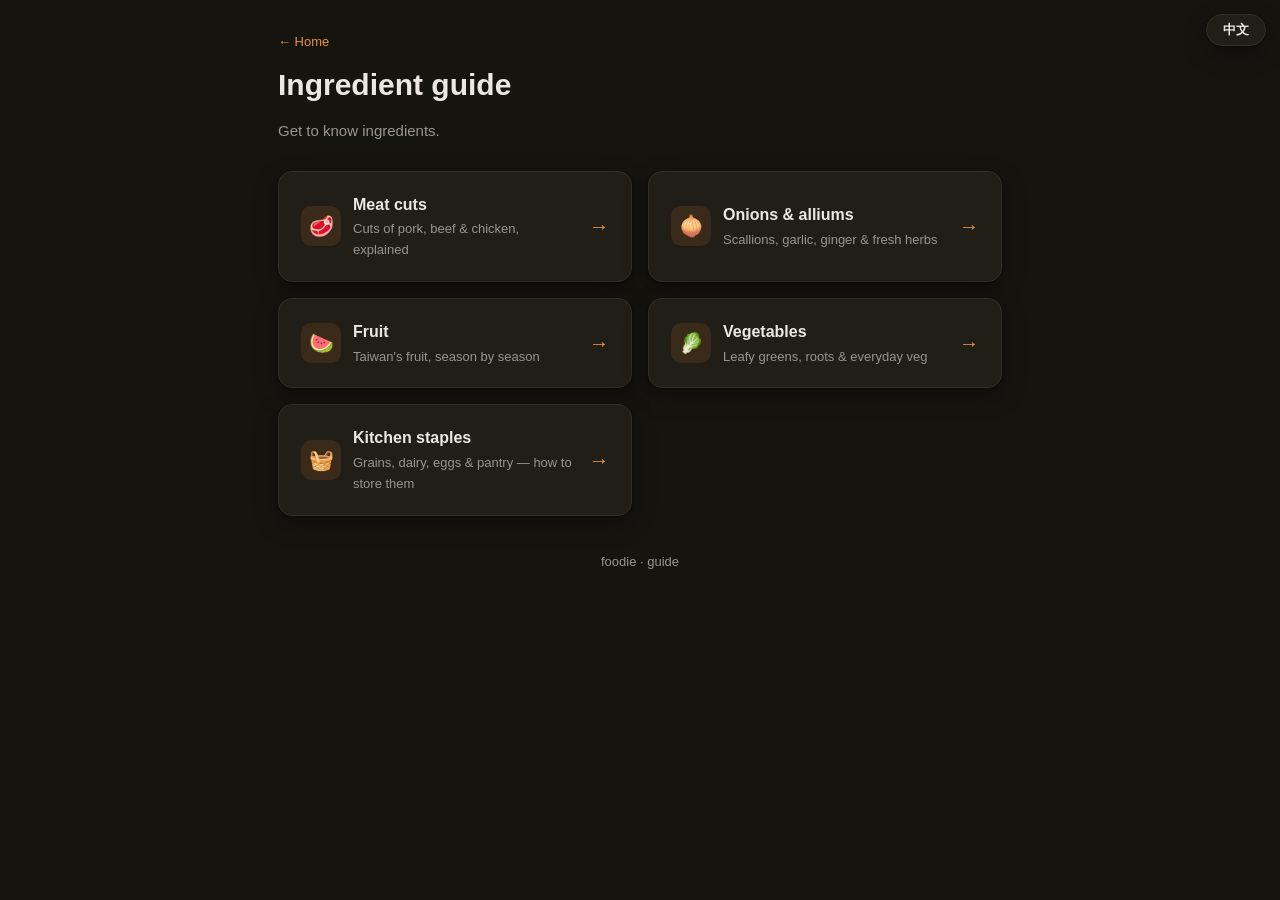
<file: guide.html>
<!DOCTYPE html>
<html lang="en">
<head>
<meta charset="UTF-8">
<meta name="viewport" content="width=device-width, initial-scale=1.0" />
<title>Ingredient Guide · foodie</title>
<link rel="stylesheet" href="style.css">
</head>
<body>
<button id="langBtn" class="lang-btn" type="button">中文</button>
<div class="wrap">

  <header class="hero">
    <div class="crumb"><a id="backLink" href="index.html"></a></div>
    <h1 id="title"></h1>
    <p class="subtitle" id="subtitle"></p>
  </header>

  <div class="grid">
    <a class="dish-card" href="guide-page.html?id=cuts">
      <div class="meta">
        <span class="ic">🥩</span>
        <span>
          <span class="name" id="navCuts"></span>
          <span class="nav-desc" id="navCutsDesc"></span>
        </span>
      </div>
      <span class="arrow">→</span>
    </a>
    <a class="dish-card" href="guide-page.html?id=alliums">
      <div class="meta">
        <span class="ic">🧅</span>
        <span>
          <span class="name" id="navAlliums"></span>
          <span class="nav-desc" id="navAlliumsDesc"></span>
        </span>
      </div>
      <span class="arrow">→</span>
    </a>
    <a class="dish-card" href="guide-page.html?id=fruit">
      <div class="meta">
        <span class="ic">🍉</span>
        <span>
          <span class="name" id="navFruit"></span>
          <span class="nav-desc" id="navFruitDesc"></span>
        </span>
      </div>
      <span class="arrow">→</span>
    </a>
    <a class="dish-card" href="guide-page.html?id=veg">
      <div class="meta">
        <span class="ic">🥬</span>
        <span>
          <span class="name" id="navVeg"></span>
          <span class="nav-desc" id="navVegDesc"></span>
        </span>
      </div>
      <span class="arrow">→</span>
    </a>
    <a class="dish-card" href="guide-page.html?id=staples">
      <div class="meta">
        <span class="ic">🧺</span>
        <span>
          <span class="name" id="navStaples"></span>
          <span class="nav-desc" id="navStaplesDesc"></span>
        </span>
      </div>
      <span class="arrow">→</span>
    </a>
  </div>

  <footer>foodie · guide</footer>

</div>

<script>
  (function () {
    const LANG_KEY = "foodie.lang";
    const $ = function (id) { return document.getElementById(id); };
    let ui = null;
    let lang = "en";

    function store(key, val) { try { localStorage.setItem(key, val); } catch (e) {} }
    function load(key) { try { return localStorage.getItem(key); } catch (e) { return null; } }

    function render() {
      const t = ui[lang];
      document.documentElement.lang = lang === "zh" ? "zh-Hant" : "en";

      $("langBtn").textContent = t.langToggle;
      $("backLink").textContent = t.homeCrumb;
      $("title").textContent = t.guideTitle;
      $("subtitle").textContent = t.guideSubtitle;
      $("navCuts").textContent = t.navCuts;
      $("navCutsDesc").textContent = t.navCutsDesc;
      $("navAlliums").textContent = t.navAlliums;
      $("navAlliumsDesc").textContent = t.navAlliumsDesc;
      $("navFruit").textContent = t.navFruit;
      $("navFruitDesc").textContent = t.navFruitDesc;
      $("navVeg").textContent = t.navVeg;
      $("navVegDesc").textContent = t.navVegDesc;
      $("navStaples").textContent = t.navStaples;
      $("navStaplesDesc").textContent = t.navStaplesDesc;
    }

    fetch("i18n.json")
      .then(function (r) { return r.json(); })
      .then(function (json) {
        ui = json.ui;
        lang = ui[load(LANG_KEY)] ? load(LANG_KEY) : "en";
        render();
      })
      .catch(function () {
        $("title").textContent =
          "Could not load text. Serve this page over HTTP.";
      });

    $("langBtn").addEventListener("click", function () {
      if (!ui) return;
      lang = (lang === "zh") ? "en" : "zh";
      store(LANG_KEY, lang);
      render();
    });
  })();
</script>
</body>
</html>
</file>
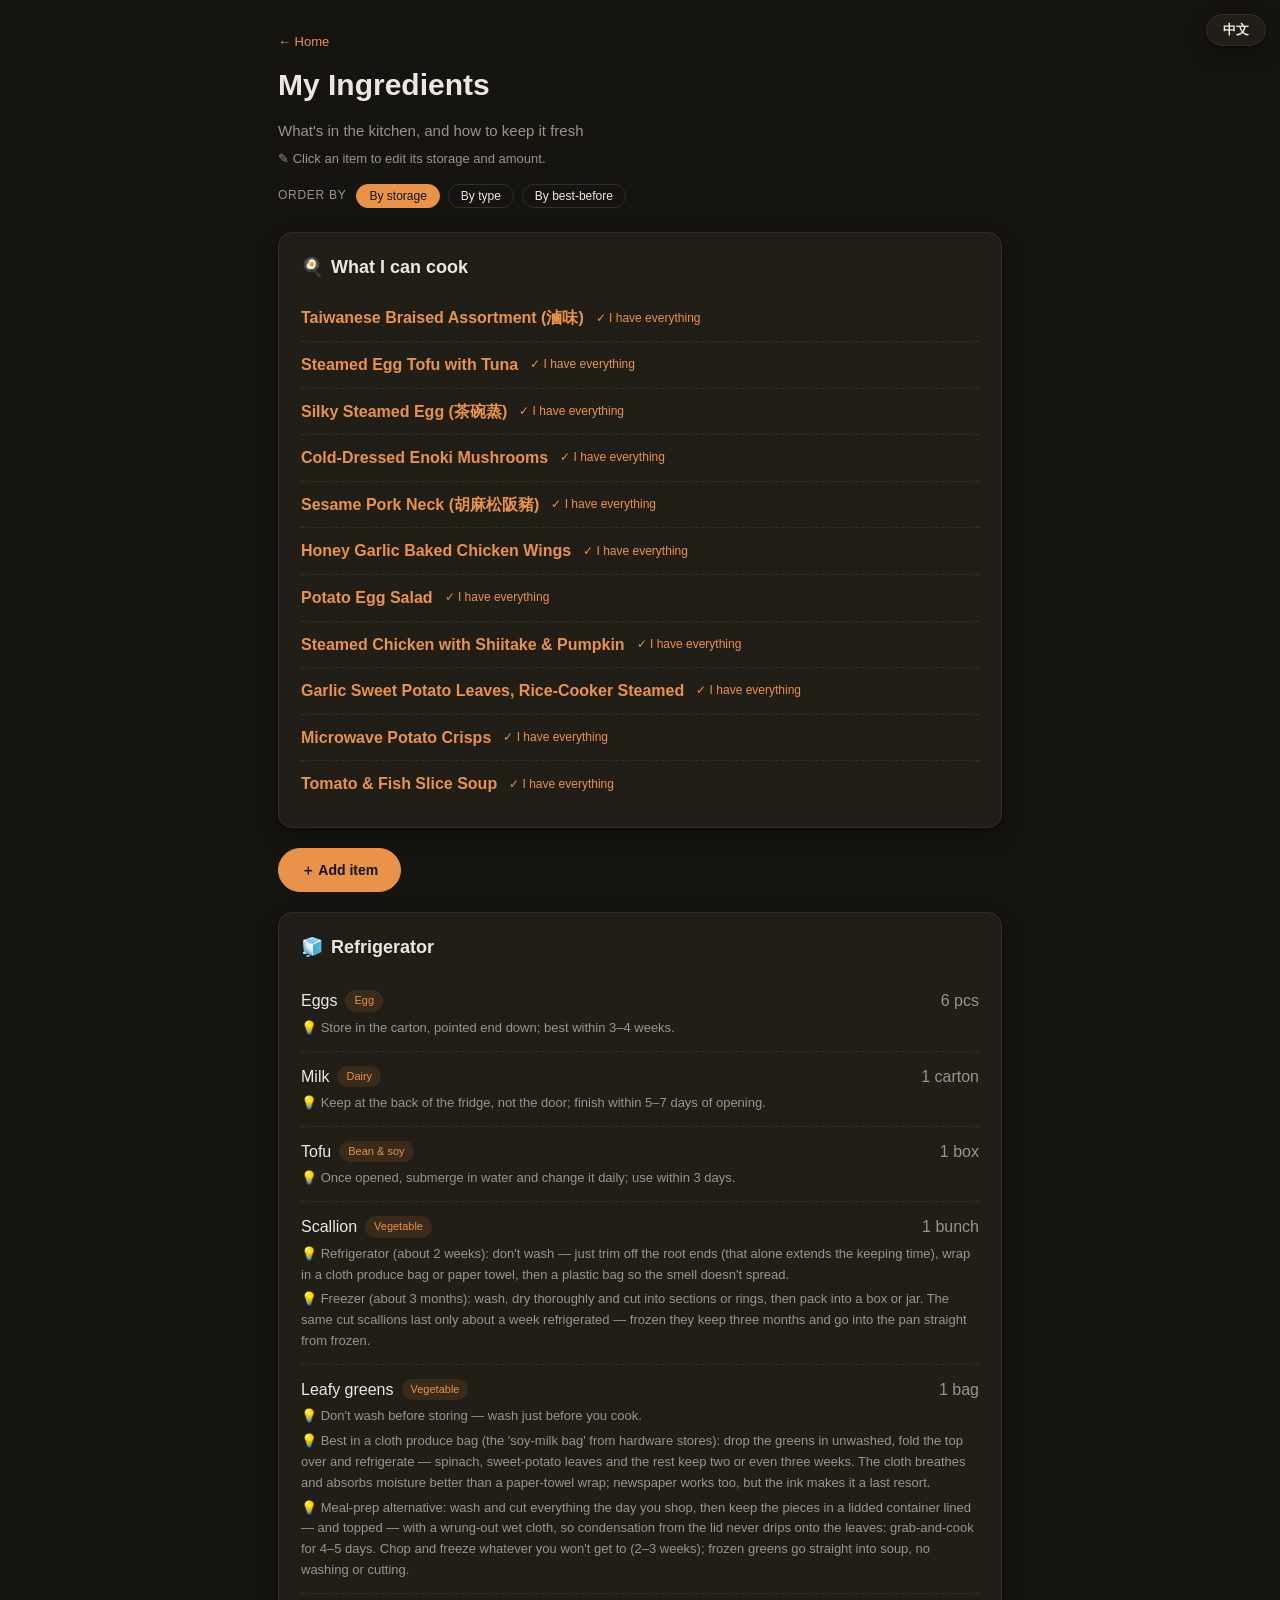
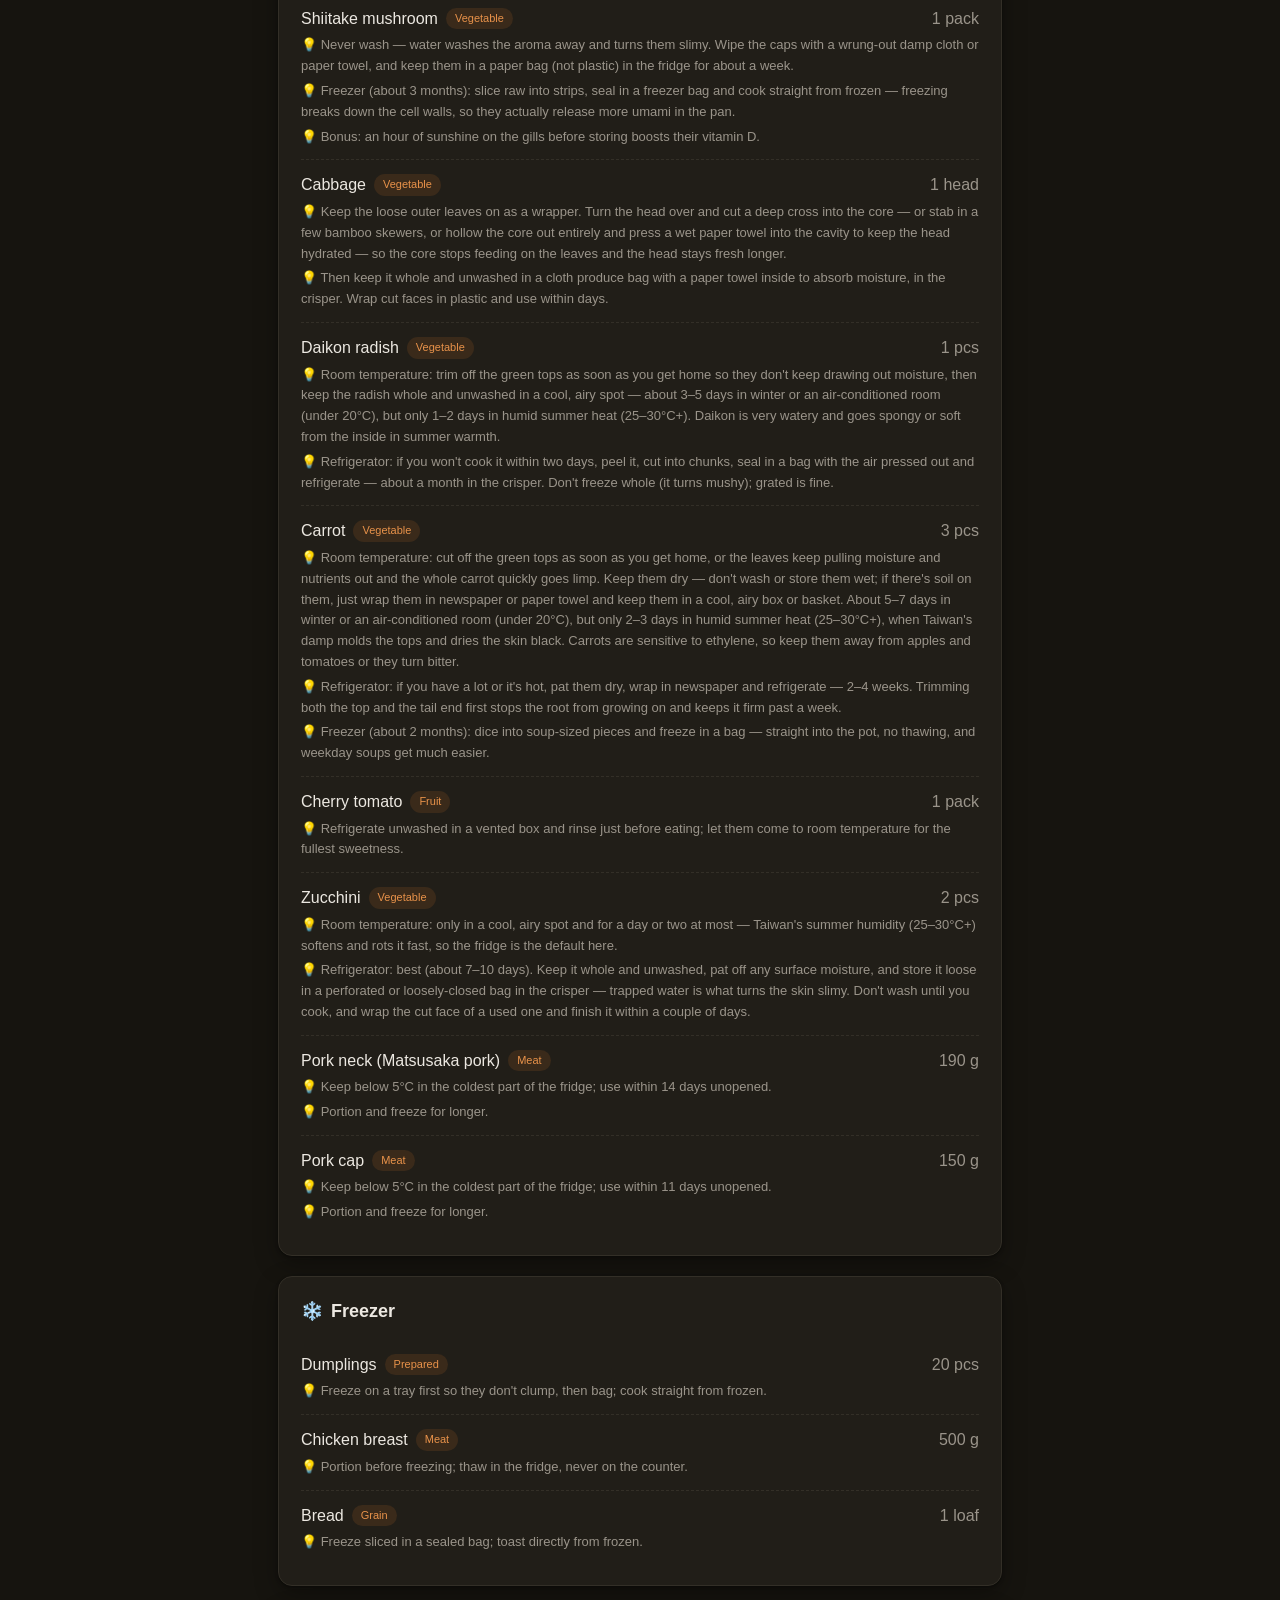
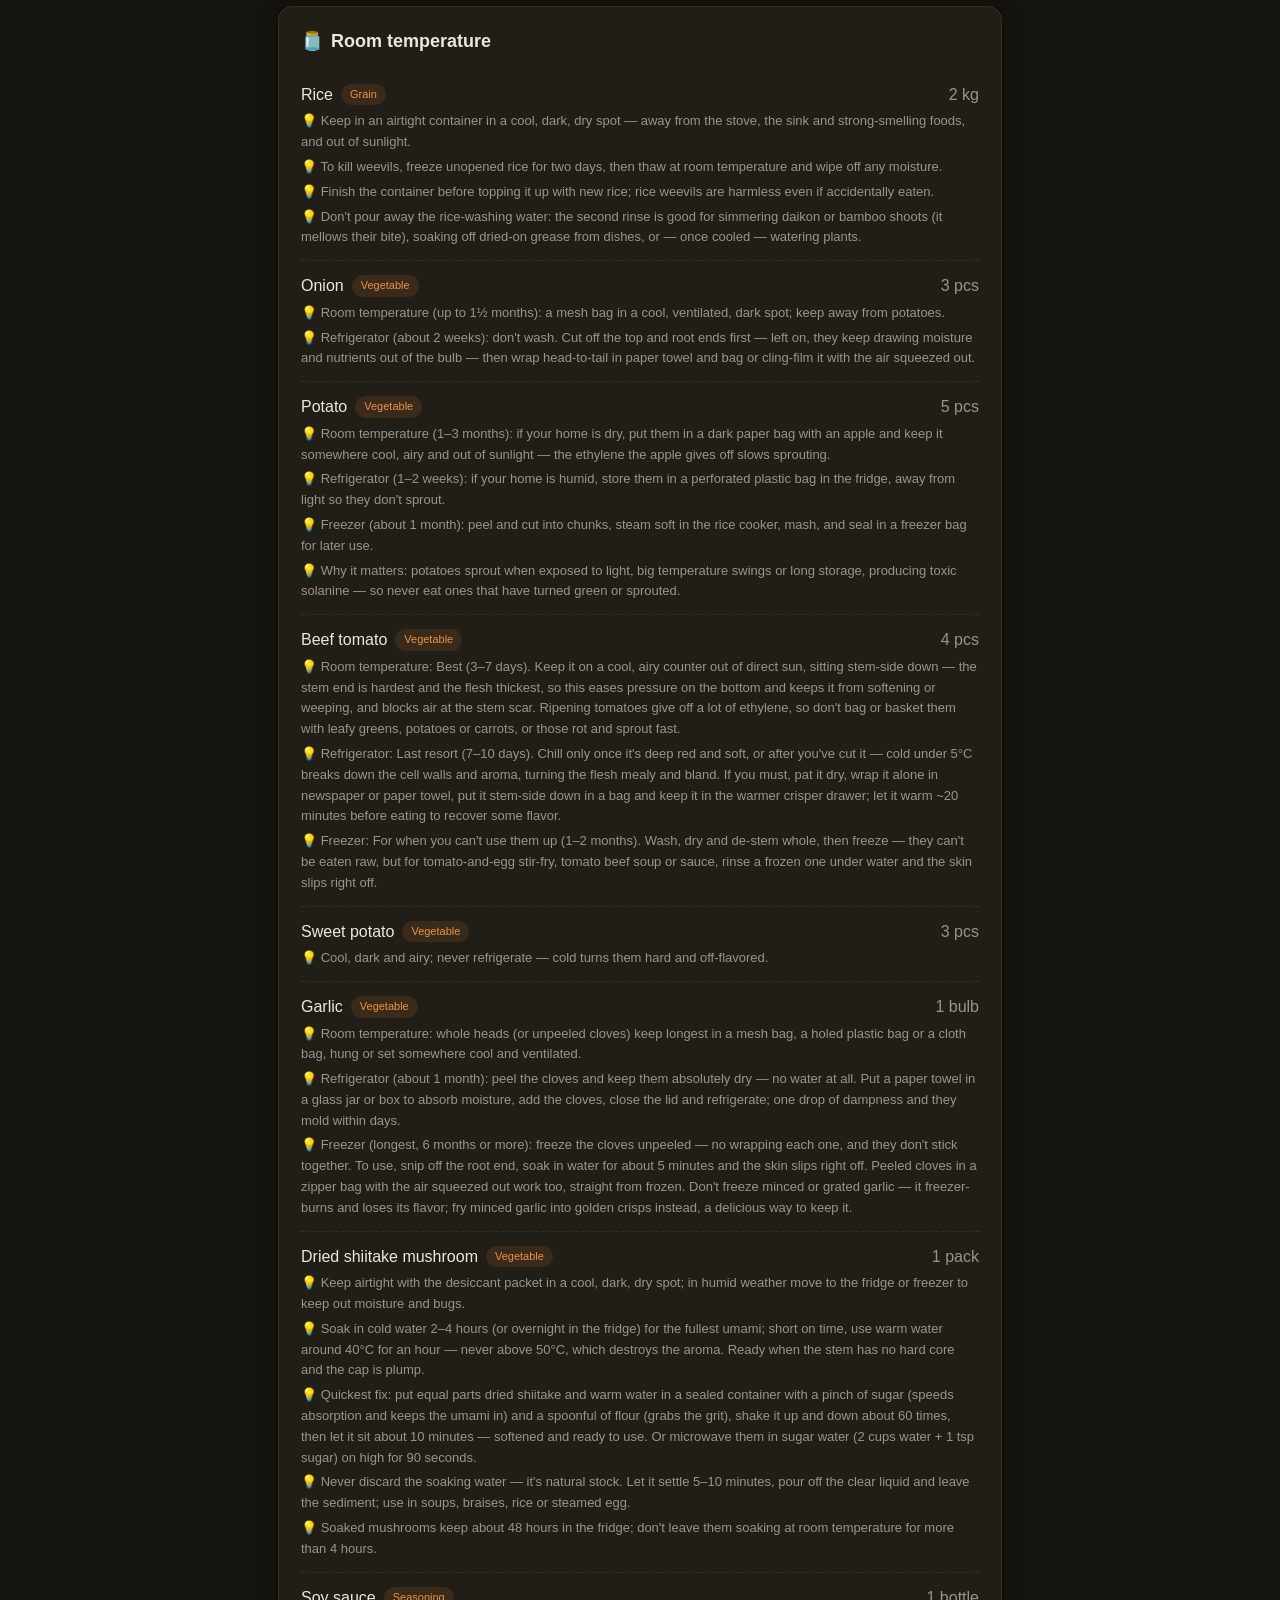
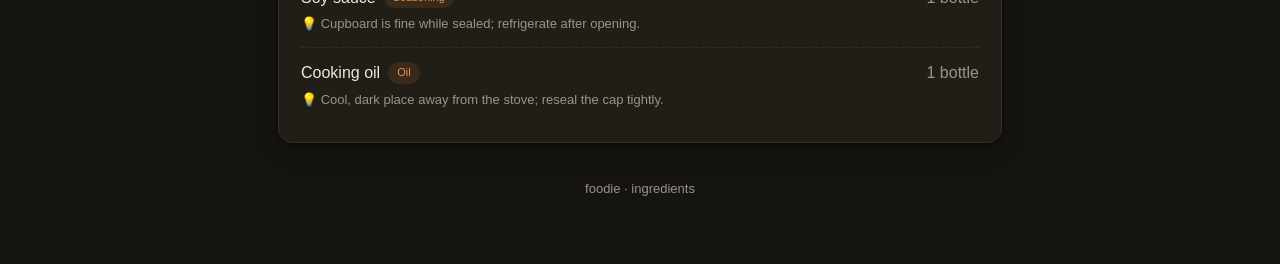
<file: ingredients.html>
<!DOCTYPE html>
<html lang="en">
<head>
<meta charset="UTF-8">
<meta name="viewport" content="width=device-width, initial-scale=1.0" />
<title>My Ingredients · foodie</title>
<link rel="stylesheet" href="style.css">
</head>
<body>
<button id="langBtn" class="lang-btn" type="button">中文</button>
<div class="wrap">

  <header class="hero">
    <div class="crumb"><a id="backLink" href="index.html"></a></div>
    <h1 id="title"></h1>
    <p class="subtitle" id="subtitle"></p>
    <p class="edit-hint" id="editHint"></p>
    <div class="view-toggle" id="viewToggle"></div>
  </header>

  <section id="cookSuggest"></section>

  <button id="addBtn" class="add-btn" type="button"></button>

  <div id="groups"></div>

  <footer>foodie · ingredients</footer>

</div>

<dialog id="editDialog" class="edit-dialog">
  <form id="editForm" method="dialog">
    <h2 id="editTitle"></h2>
    <div class="field">
      <span class="field-label" id="editTypeLabel"></span>
      <select id="editTypeSelect" class="create-only"></select>
      <span class="type-chip edit-only" id="editType"></span>
    </div>
    <div class="field create-only">
      <span class="field-label" id="editNameLabel"></span>
      <div class="suggest-wrap">
        <input type="text" id="editNameInput" maxlength="40" autocomplete="off">
        <div class="suggest" id="nameSuggest" hidden></div>
      </div>
    </div>
    <div class="field">
      <span class="field-label" id="editStorageLabel"></span>
      <div class="chips" id="editStorageChips"></div>
    </div>
    <div class="field">
      <span class="field-label" id="editAmountLabel"></span>
      <span class="amount-input">
        <input type="number" id="editAmount" min="0" step="any" inputmode="decimal">
        <span class="amount-unit edit-only" id="editUnit"></span>
        <input type="text" id="editUnitInput" class="unit-input create-only" maxlength="10">
      </span>
    </div>
    <div class="field">
      <span class="field-label" id="editBoughtLabel"></span>
      <input type="date" id="editBought">
    </div>
    <div class="field">
      <span class="field-label" id="editSourceLabel"></span>
      <input type="text" id="editSource" maxlength="40" autocomplete="off">
    </div>
    <div class="field">
      <span class="field-label" id="editExpiryLabel"></span>
      <input type="date" id="editExpiry">
      <span class="est-hint" id="shelfLifeHint" hidden></span>
      <span class="est-hint" id="expiryEst" hidden></span>
    </div>
    <p class="edit-updated edit-only"><span id="editUpdatedLabel"></span> <span class="val" id="editUpdated"></span></p>
    <div class="edit-actions">
      <button type="button" id="editDelete" class="btn-danger edit-only"></button>
      <button type="button" id="editReset" class="btn-ghost edit-only"></button>
      <span class="spacer"></span>
      <button type="button" id="editCancel" class="btn-ghost"></button>
      <button type="submit" id="editSave" class="btn-primary"></button>
    </div>
  </form>
</dialog>

<script src="api.js"></script>
<script>
  (function () {
    const LANG_KEY = "foodie.lang";
    const MOVES_KEY = "foodie.pantryMoves";
    const AMOUNTS_KEY = "foodie.pantryAmounts";
    const META_KEY = "foodie.pantryMeta";
    const DELETED_KEY = "foodie.pantryDeleted";
    const CUSTOM_KEY = "foodie.pantryCustom";
    const VIEW_KEY = "foodie.pantryView";
    const $ = function (id) { return document.getElementById(id); };
    let ui = null;             // i18n.json ui block: { en:{…}, zh:{…} }
    let pantry = null;         // data/pantry.json: { en:{…}, zh:{…} }
    let tipIndex = {};         // { en:{code:{unit,tip}}, zh:{…} } built from the guides
    let foodTypes = [];        // data/food-types.json: [{ code, en, zh, ingredients }]
    let typeOfCode = {};       // ingredient code -> food-type code (from ingredients lists)
    let typeName = {};         // { en:{type:label}, zh:{…} } built from food-types
    let moves = {};            // code -> storage override (editor)
    let amounts = {};          // code -> amount override (editor)
    let meta = {};             // code -> { bought, expiry, updated } (editor; ISO dates)
    let deleted = {};          // code -> true for data items hidden via the editor
    let custom = [];           // user-created items: [{ code, name, storage, amount, unit, type }]
    let homeStorage = {};      // code -> original storage (data file + custom base)
    let homeAmount = {};       // code -> original amount (data file + custom base)
    let editingCode = null;    // code open in the edit dialog
    let editStorage = null;    // storage chosen in the dialog
    let editMode = null;       // "edit" | "create"
    let pickedCode = null;     // catalogue code chosen from the name dropdown (create)
    let suggestItems = [];     // currently shown name suggestions
    let suggestActive = -1;    // highlighted suggestion index (keyboard nav)
    let viewMode = "storage";  // "storage" | "type" | "expiry"
    let dishes = [];           // recipes from FoodieApi.listDishes(): { id, name, uses }
    let lang = "en";

    // Per-storage presentation, keyed off the language-neutral storage value.
    const STORAGE = {
      fridge: { ic: "🧊", labelKey: "storageFridge" },
      freezer: { ic: "❄️", labelKey: "storageFreezer" },
      pantry: { ic: "🫙", labelKey: "storagePantry" }
    };

    function store(key, val) { try { localStorage.setItem(key, val); } catch (e) {} }
    function load(key) { try { return localStorage.getItem(key); } catch (e) { return null; } }

    function el(tag, className, text) {
      const node = document.createElement(tag);
      if (className) node.className = className;
      if (text != null) node.textContent = text;
      return node;
    }

    // A storage tip is either a single string or an array of strings (one line
    // per storage method); render one tip line for each.
    function appendTip(li, tip, cls) {
      if (!tip) return;
      (Array.isArray(tip) ? tip : [tip]).forEach(function (text) {
        if (text) li.appendChild(el("div", cls, text));
      });
    }

    // Flatten the data file (for the current language) and the custom items into
    // one list, each tagged with its base storage. Names come per-language from
    // the guides (via tipIndex, keyed by code) — pantry.json holds no names;
    // custom items carry a single name used in both languages.
    function allItems() {
      const list = [];
      const info = tipIndex[lang] || {};
      const groups = pantry.groups || [];
      groups.forEach(function (g) {
        g.items.forEach(function (it) {
          const entry = info[it.code] || {};
          const name = entry.name || it.code;
          list.push({ code: it.code, name: name, amount: it.amount, unit: entry.unit, base: g.storage, type: typeOfCode[it.code] });
        });
      });
      custom.forEach(function (c) {
        list.push({ code: c.code, name: c.name, amount: c.amount, unit: c.unit, base: c.storage, type: c.type });
      });
      return list;
    }

    function typeLabel(code) {
      return (code && typeName[lang] && typeName[lang][code]) || "";
    }

    function findItem(code) {
      const list = allItems();
      for (let i = 0; i < list.length; i++) {
        if (list[i].code === code) return list[i];
      }
      return null;
    }

    // Known ingredients (from the guides, via tipIndex) for the name dropdown.
    function catalogueItems() {
      const out = [];
      const info = tipIndex[lang] || {};
      Object.keys(info).forEach(function (code) {
        const e = info[code];
        out.push({ code: code, name: e.name || "", unit: e.unit });
      });
      return out;
    }

    // Register custom items' base storage/amount so the editor's override and
    // prune logic treats them exactly like data-file items.
    function registerCustom() {
      custom.forEach(function (c) {
        homeStorage[c.code] = c.storage;
        homeAmount[c.code] = c.amount;
      });
    }

    function newCode() {
      let c;
      do {
        c = "C" + Date.now().toString(36).toUpperCase() + Math.floor(Math.random() * 1000);
      } while (homeStorage[c]);
      return c;
    }

    // ===== "What you can cook" suggestions (pantry vs recipe `uses`) =====

    // Set of pantry-item codes currently on hand (present and not deleted).
    function presentCodes() {
      const set = {};
      allItems().forEach(function (it) { if (!deleted[it.code]) set[it.code] = true; });
      return set;
    }

    // Current-language display name for a pantry code (data item or custom).
    function nameForCode(code) {
      const groups = (pantry && pantry.groups) || [];
      for (let i = 0; i < groups.length; i++) {
        const items = groups[i].items || [];
        for (let j = 0; j < items.length; j++) {
          if (items[j].code === code) return (items[j][lang] && items[j][lang].name) || code;
        }
      }
      for (let k = 0; k < custom.length; k++) {
        if (custom[k].code === code) return custom[k].name;
      }
      return code;
    }

    // Suggest dishes whose `uses` overlap the pantry: ready ones (all
    // ingredients on hand) first, each linking to its recipe.
    function renderCookSuggest() {
      const box = $("cookSuggest");
      if (!box) return;
      box.innerHTML = "";
      if (!dishes.length) return;
      const t = ui[lang];
      const present = presentCodes();

      // Hide a dish unless its main ingredient(s) are on hand — no point
      // suggesting a pork dish when there's no pork. Other missing items just
      // show as chips. (No `main`? fall back to "any ingredient on hand".)
      const entries = dishes.map(function (d) {
        const uses = d.uses || [];
        const main = d.main || [];
        const have = uses.filter(function (c) { return present[c]; });
        const missing = uses.filter(function (c) { return !present[c]; });
        const mainOk = main.length
          ? main.every(function (c) { return present[c]; })
          : have.length > 0;
        return { d: d, have: have, missing: missing, mainOk: mainOk };
      }).filter(function (e) { return e.mainOk; });

      entries.sort(function (a, b) {
        const ar = a.missing.length === 0 ? 0 : 1;
        const br = b.missing.length === 0 ? 0 : 1;
        if (ar !== br) return ar - br;                       // ready first
        if (a.missing.length !== b.missing.length) return a.missing.length - b.missing.length;
        return b.have.length - a.have.length;
      });
      if (!entries.length) return;

      const card = el("section", "card");
      const h2 = el("h2");
      h2.appendChild(el("span", "ic", "🍳"));
      h2.appendChild(el("span", null, t.canCook));
      card.appendChild(h2);

      const ul = el("ul", "cook-suggest");
      entries.forEach(function (e) {
        const li = el("li");
        const a = el("a", "cook-dish", e.d.name[lang]);
        a.href = "dish.html?id=" + encodeURIComponent(e.d.id);
        li.appendChild(a);
        if (e.missing.length === 0) {
          li.appendChild(el("span", "cook-ok", t.canCookHave));
        } else {
          const miss = el("span", "cook-missing");
          miss.appendChild(el("span", "cook-missing-label", t.canCookMissing));
          e.missing.forEach(function (c) { miss.appendChild(el("span", "miss-chip", nameForCode(c))); });
          li.appendChild(miss);
        }
        ul.appendChild(li);
      });
      card.appendChild(ul);
      box.appendChild(card);
    }

    function render() {
      const t = ui[lang];
      const p = pantry[lang];
      const info = tipIndex[lang] || {};
      document.documentElement.lang = lang === "zh" ? "zh-Hant" : "en";
      document.title = p.name + " · foodie";

      $("langBtn").textContent = t.langToggle;
      $("backLink").textContent = t.homeCrumb;
      $("title").textContent = p.name;
      $("subtitle").textContent = p.subtitle;
      $("editHint").textContent = t.editHint;
      $("addBtn").textContent = t.addItem;
      renderViewChips(t);

      const items = allItems().filter(function (it) { return !deleted[it.code]; });
      const groups = $("groups");
      groups.innerHTML = "";

      function effStorage(it) {
        return (moves[it.code] && STORAGE[moves[it.code]]) ? moves[it.code] : it.base;
      }

      // Build one item's <li> (row + tip + meta) — shared across view modes.
      function buildItemLi(it) {
        const li = el("li");
        li.dataset.code = it.code;

        const row = el("div", "item-row");
        const leftSide = el("span", "row-left");
        leftSide.appendChild(el("span", "name", it.name));
        const typeLab = typeLabel(it.type);
        if (typeLab) leftSide.appendChild(el("span", "type-chip", typeLab));
        row.appendChild(leftSide);
        const amt = (amounts[it.code] != null) ? amounts[it.code] : it.amount;
        if (amt != null) {
          row.appendChild(el("span", "qty", amt + (it.unit ? " " + it.unit : "")));
        }
        li.appendChild(row);

        const entry = info[it.code];
        const descText = entry && entry.description;
        if (descText) li.appendChild(el("div", "desc", descText));
        appendTip(li, entry && entry.tip, "tip");

        const md = meta[it.code] || {};
        if (md.bought || md.source || md.expiry || md.updated) {
          const metaRow = el("div", "meta-row");
          if (md.expiry) {
            const status = expiryStatus(md.expiry);
            const label = t.metaExpiry + " " + md.expiry + (status === "expired" ? " · " + t.expired : "");
            metaRow.appendChild(el("span", "m-expiry" + (status ? " " + status : ""), label));
          }
          if (md.bought) metaRow.appendChild(el("span", "m-bought", t.metaBought + " " + md.bought));
          if (md.source) metaRow.appendChild(el("span", "m-source", t.metaSource + " " + md.source));
          if (md.updated) metaRow.appendChild(el("span", "m-updated", t.metaUpdated + " " + fmtDateTime(md.updated)));
          li.appendChild(metaRow);
        }
        return li;
      }

      function section(icon, title, members) {
        const card = el("section", "card");
        const h2 = el("h2");
        if (icon) h2.appendChild(el("span", "ic", icon));
        h2.appendChild(el("span", null, title));
        card.appendChild(h2);
        const ul = el("ul", "pantry");
        members.forEach(function (it) { ul.appendChild(buildItemLi(it)); });
        card.appendChild(ul);
        groups.appendChild(card);
      }

      if (viewMode === "expiry") {
        // Soonest best-before first; items without a date sink to the bottom.
        const sorted = items.slice().sort(function (a, b) {
          const ea = (meta[a.code] || {}).expiry || "";
          const eb = (meta[b.code] || {}).expiry || "";
          if (ea && eb) return ea < eb ? -1 : (ea > eb ? 1 : 0);
          if (ea) return -1;
          if (eb) return 1;
          return 0;
        });
        section("⏳", t.viewExpiry, sorted);
      } else if (viewMode === "type") {
        foodTypes.forEach(function (ft) {
          const members = items.filter(function (it) { return it.type === ft.code; });
          if (members.length) section("🏷", (lang === "zh") ? ft.zh : ft.en, members);
        });
        const untyped = items.filter(function (it) { return !typeName[lang] || !typeName[lang][it.type]; });
        if (untyped.length) section("🏷", t.untyped, untyped);
      } else {
        Object.keys(STORAGE).forEach(function (storage) {
          const pres = STORAGE[storage];
          const members = items.filter(function (it) { return effStorage(it) === storage; });
          section(pres.ic, t[pres.labelKey], members);
        });
      }

      renderCookSuggest();
    }

    function renderViewChips(t) {
      const box = $("viewToggle");
      box.innerHTML = "";
      box.appendChild(el("span", "view-label", t.orderBy));
      [["storage", t.viewStorage], ["type", t.viewType], ["expiry", t.viewExpiry]].forEach(function (pair) {
        const chip = el("button", "filter-chip" + (viewMode === pair[0] ? " on" : ""), pair[1]);
        chip.type = "button";
        chip.dataset.view = pair[0];
        box.appendChild(chip);
      });
    }

    // Ingredient guides carry the unit + storage tip for the items they document,
    // keyed by `pantryCode`. The tip index is built entirely from the guides — each
    // pantry code lives in exactly one guide (cuts / alliums / staples).
    function addGuideTips(guide, groupKey, itemKey, units) {
      if (!guide) return;
      (guide[groupKey] || []).forEach(function (grp) {
        (grp[itemKey] || []).forEach(function (item) {
          if (!item.pantryCode) return;
          ["en", "zh"].forEach(function (l) {
            const blk = item[l] || {};
            const unit = (units && units[l] && units[l][item.unitCode]) || undefined;
            if (!tipIndex[l]) tipIndex[l] = {};
            tipIndex[l][item.pantryCode] = { code: item.pantryCode, name: blk.name, unit: unit, tip: blk.tip, shelfLife: item.shelfLife };
          });
        });
      });
    }

    Promise.all([
      fetch("i18n.json").then(function (r) { return r.json(); }),
      fetch("data/pantry.json").then(function (r) { return r.json(); }),
      fetch("data/food-types.json").then(function (r) { return r.json(); }),
      fetch("data/guide-cuts.json").then(function (r) { return r.json(); }),
      fetch("data/guide-alliums.json").then(function (r) { return r.json(); }),
      fetch("data/guide-staples.json").then(function (r) { return r.json(); }),
      fetch("data/units.json").then(function (r) { return r.json(); }),
      fetch("data/guide-veg.json").then(function (r) { return r.json(); }),
      fetch("data/guide-fruit.json").then(function (r) { return r.json(); })
    ])
      .then(function (res) {
        ui = res[0].ui;
        pantry = res[1];
        foodTypes = res[2] || [];
        addGuideTips(res[3], "animals", "cuts", res[6]);
        addGuideTips(res[4], "groups", "items", res[6]);
        addGuideTips(res[5], "groups", "items", res[6]);
        addGuideTips(res[7], "groups", "items", res[6]);
        addGuideTips(res[8], "groups", "items", res[6]);
        typeName = { en: {}, zh: {} };
        foodTypes.forEach(function (ft) {
          typeName.en[ft.code] = ft.en;
          typeName.zh[ft.code] = ft.zh;
          (ft.ingredients || []).forEach(function (code) { typeOfCode[code] = ft.code; });
        });
        (pantry.groups || []).forEach(function (g) {
          g.items.forEach(function (it) {
            homeStorage[it.code] = g.storage;
            homeAmount[it.code] = it.amount;
          });
        });
        try { moves = JSON.parse(load(MOVES_KEY)) || {}; } catch (e) { moves = {}; }
        try { amounts = JSON.parse(load(AMOUNTS_KEY)) || {}; } catch (e) { amounts = {}; }
        try { meta = JSON.parse(load(META_KEY)) || {}; } catch (e) { meta = {}; }
        try { deleted = JSON.parse(load(DELETED_KEY)) || {}; } catch (e) { deleted = {}; }
        try { custom = JSON.parse(load(CUSTOM_KEY)) || []; } catch (e) { custom = []; }
        registerCustom();
        const savedView = load(VIEW_KEY);
        if (savedView === "type" || savedView === "expiry" || savedView === "storage") viewMode = savedView;
        lang = ui[load(LANG_KEY)] ? load(LANG_KEY) : "en";
        render();
        if (window.FoodieApi) {
          FoodieApi.listDishes()
            .then(function (d) { dishes = d; renderCookSuggest(); })
            .catch(function () {});
        }
      })
      .catch(function () {
        $("groups").innerHTML =
          "<p style='color:var(--muted)'>Could not load ingredient data from <code>data/</code>. Serve this page over HTTP — browsers block fetch on file://.</p>";
      });

    $("langBtn").addEventListener("click", function () {
      if (!ui) return;
      lang = (lang === "zh") ? "en" : "zh";
      store(LANG_KEY, lang);
      render();
    });

    // ===== Overrides (persisted per code) =====

    // Apply a storage change. Choosing the original section clears the override.
    function setMove(code, target) {
      if (homeStorage[code] === target) delete moves[code];
      else moves[code] = target;
      store(MOVES_KEY, JSON.stringify(moves));
    }

    // Apply an amount change. Clearing it (or matching the original) drops the
    // entry so the base value shows through again.
    function setAmount(code, val) {
      if (val == null || val === homeAmount[code]) delete amounts[code];
      else amounts[code] = val;
      store(AMOUNTS_KEY, JSON.stringify(amounts));
    }

    // Save the purchase source, dates and stamp the update time.
    function setMeta(code, bought, expiry, source) {
      const m = {};
      if (bought) m.bought = bought;
      if (expiry) m.expiry = expiry;
      if (source) m.source = source;
      m.updated = new Date().toISOString();
      meta[code] = m;
      store(META_KEY, JSON.stringify(meta));
    }

    // ISO timestamp -> "YYYY-MM-DD HH:mm" in local time.
    function fmtDateTime(iso) {
      const d = new Date(iso);
      if (isNaN(d.getTime())) return "";
      const p = function (n) { return (n < 10 ? "0" : "") + n; };
      return d.getFullYear() + "-" + p(d.getMonth() + 1) + "-" + p(d.getDate()) +
        " " + p(d.getHours()) + ":" + p(d.getMinutes());
    }

    // "" | "soon" (within 3 days) | "expired" (past) for an ISO date string.
    function expiryStatus(dateStr) {
      const exp = new Date(dateStr + "T00:00:00");
      if (isNaN(exp.getTime())) return "";
      const today = new Date();
      today.setHours(0, 0, 0, 0);
      const days = Math.round((exp.getTime() - today.getTime()) / 86400000);
      if (days < 0) return "expired";
      if (days <= 3) return "soon";
      return "";
    }

    // Shelf life (days) for a code in a given storage, or undefined if that
    // storage isn't a sensible home for it (e.g. rice in the fridge).
    function shelfLifeOf(code, storage) {
      const e = code && tipIndex[lang] && tipIndex[lang][code];
      const sl = e && e.shelfLife;
      return sl ? sl[storage] : undefined;
    }
    // Days -> a rounded, human "~2 wk" / "約 2 週" label for display.
    function fmtShelfLife(days) {
      const zh = (lang === "zh");
      if (days >= 300) { const y = Math.round(days / 365); return zh ? ("約 " + y + " 年") : ("~" + y + " yr"); }
      if (days >= 28) { const m = Math.round(days / 30); return zh ? ("約 " + m + " 個月") : ("~" + m + " mo"); }
      if (days >= 14) { const w = Math.round(days / 7); return zh ? ("約 " + w + " 週") : ("~" + w + " wk"); }
      return zh ? ("約 " + days + " 天") : ("~" + days + " days");
    }
    // Show the catalogue shelf life for a code (hidden when unknown).
    function updateShelfLifeHint(code) {
      const days = shelfLifeOf(code, editStorage);
      const hint = $("shelfLifeHint");
      if (days != null) {
        hint.textContent = ui[lang].shelfLifeLabel + " " + fmtShelfLife(days);
        hint.hidden = false;
      } else {
        hint.hidden = true;
      }
    }
    function addDays(dateStr, days) {
      const d = new Date(dateStr + "T00:00:00");
      if (isNaN(d.getTime())) return "";
      d.setDate(d.getDate() + days);
      const p = function (n) { return (n < 10 ? "0" : "") + n; };
      return d.getFullYear() + "-" + p(d.getMonth() + 1) + "-" + p(d.getDate());
    }
    // Fill the expiry with an estimate (bought date + the catalogue's shelf
    // life) and flag it as approximate. By default only when no expiry is
    // entered yet; `overwrite` replaces the current one too, for when the
    // bought date itself changes.
    function fillEstimatedExpiry(overwrite) {
      const code = (editMode === "create") ? pickedCode : editingCode;
      const days = shelfLifeOf(code, editStorage);
      const bought = $("editBought").value;
      if (!bought || days == null) return;
      if ($("editExpiry").value && overwrite !== true) return;
      $("editExpiry").value = addDays(bought, days);
      $("expiryEst").hidden = false;
    }

    // ===== Edit / create dialog =====

    function setEditorLabels(t) {
      $("editNameLabel").textContent = t.editNameLabel;
      $("editTypeLabel").textContent = t.editTypeLabel;
      $("editStorageLabel").textContent = t.editStorageLabel;
      $("editAmountLabel").textContent = t.editAmountLabel;
      $("editBoughtLabel").textContent = t.metaBought;
      $("editSourceLabel").textContent = t.metaSource;
      $("editExpiryLabel").textContent = t.metaExpiry;
      $("expiryEst").textContent = t.expiryEstimated;
      $("editUpdatedLabel").textContent = t.metaUpdated;
      $("editReset").textContent = t.editReset;
      $("editCancel").textContent = t.editCancel;
      $("editSave").textContent = t.editSave;
      $("editDelete").textContent = t.editDelete;
    }

    function buildStorageChips(t) {
      const chips = $("editStorageChips");
      chips.innerHTML = "";
      Object.keys(STORAGE).forEach(function (s) {
        const chip = el("button", "filter-chip" + (s === editStorage ? " on" : ""), t[STORAGE[s].labelKey]);
        chip.type = "button";
        chip.dataset.storage = s;
        chips.appendChild(chip);
      });
    }

    function buildTypeOptions() {
      const sel = $("editTypeSelect");
      sel.innerHTML = "";
      foodTypes.forEach(function (ft) {
        const opt = document.createElement("option");
        opt.value = ft.code;
        opt.textContent = (lang === "zh") ? ft.zh : ft.en;
        sel.appendChild(opt);
      });
    }

    // ----- Name autocomplete (create mode) -----

    function hideSuggest() {
      suggestItems = [];
      suggestActive = -1;
      const box = $("nameSuggest");
      box.hidden = true;
      box.innerHTML = "";
    }

    function showSuggest(query) {
      const q = query.trim().toLowerCase();
      // Scope suggestions to the chosen food type (OTHER = the catch-all, no filter).
      const type = $("editTypeSelect").value;
      const filterType = (type && type !== "OTHER") ? type : null;
      const matches = catalogueItems().filter(function (c) {
        if (filterType && typeOfCode[c.code] !== filterType) return false;
        return q === "" || c.name.toLowerCase().indexOf(q) !== -1;
      }).slice(0, 8);
      suggestItems = matches;
      suggestActive = -1;
      const box = $("nameSuggest");
      box.innerHTML = "";
      if (!matches.length) { box.hidden = true; return; }
      matches.forEach(function (c, i) {
        const btn = el("button");
        btn.type = "button";
        btn.dataset.index = i;
        btn.appendChild(el("span", "s-name", c.name));
        if (c.unit) btn.appendChild(el("span", "s-unit", c.unit));
        box.appendChild(btn);
      });
      box.hidden = false;
    }

    function highlightSuggest() {
      const btns = $("nameSuggest").children;
      for (let i = 0; i < btns.length; i++) {
        btns[i].classList.toggle("active", i === suggestActive);
      }
    }

    function pickSuggest(item) {
      pickedCode = item.code;
      $("editNameInput").value = item.name;
      $("editUnitInput").value = item.unit || "";
      if (typeOfCode[item.code]) $("editTypeSelect").value = typeOfCode[item.code];
      updateShelfLifeHint(item.code);
      fillEstimatedExpiry();
      hideSuggest();
    }

    function openEditor(code) {
      const it = findItem(code);
      if (!it) return;
      const t = ui[lang];
      editMode = "edit";
      editingCode = code;
      editStorage = (moves[code] && STORAGE[moves[code]]) ? moves[code] : homeStorage[code];

      setEditorLabels(t);
      $("editForm").className = "mode-edit";
      $("editTitle").textContent = it.name;
      $("editType").textContent = typeLabel(it.type) || "—";
      $("editUnit").textContent = it.unit || "";

      const amt = (amounts[code] != null) ? amounts[code] : it.amount;
      $("editAmount").value = (amt != null) ? amt : "";

      const md = meta[code] || {};
      $("editBought").value = md.bought || "";
      $("editSource").value = md.source || "";
      $("editExpiry").value = md.expiry || "";
      $("expiryEst").hidden = true;
      updateShelfLifeHint(code);
      $("editUpdated").textContent = md.updated ? fmtDateTime(md.updated) : "—";

      buildStorageChips(t);
      $("editDialog").showModal();
    }

    function openCreate() {
      const t = ui[lang];
      editMode = "create";
      editingCode = null;
      pickedCode = null;
      editStorage = Object.keys(STORAGE)[0];

      setEditorLabels(t);
      $("editForm").className = "mode-create";
      $("editTitle").textContent = t.createTitle;
      $("editNameInput").value = "";
      $("editNameInput").placeholder = t.editNamePlaceholder;
      buildTypeOptions();
      $("editTypeSelect").value = "OTHER";
      $("editUnitInput").value = "";
      $("editUnitInput").placeholder = t.editUnitPlaceholder;
      $("editAmount").value = "";
      $("editBought").value = "";
      $("editSource").value = "";
      $("editExpiry").value = "";
      $("expiryEst").hidden = true;
      updateShelfLifeHint(null);
      $("editUpdated").textContent = "—";
      hideSuggest();

      buildStorageChips(t);
      $("editDialog").showModal();
      $("editNameInput").focus();
    }

    function closeEditor() {
      editingCode = null;
      editMode = null;
      pickedCode = null;
      hideSuggest();
      $("editDialog").close();
    }

    // Click a row to edit it; the add button opens a blank create form.
    const groupsEl = $("groups");
    groupsEl.addEventListener("click", function (e) {
      const li = e.target.closest("li[data-code]");
      if (li) openEditor(li.dataset.code);
    });
    $("addBtn").addEventListener("click", openCreate);

    // Switch how the list is grouped / ordered.
    $("viewToggle").addEventListener("click", function (e) {
      const chip = e.target.closest(".filter-chip");
      if (!chip || chip.dataset.view === viewMode) return;
      viewMode = chip.dataset.view;
      store(VIEW_KEY, viewMode);
      render();
    });

    $("editStorageChips").addEventListener("click", function (e) {
      const chip = e.target.closest(".filter-chip");
      if (!chip) return;
      editStorage = chip.dataset.storage;
      const all = this.querySelectorAll(".filter-chip");
      Array.prototype.forEach.call(all, function (c) {
        c.classList.toggle("on", c.dataset.storage === editStorage);
      });
      // Shelf life depends on storage: refresh the hint, and if the expiry was
      // an estimate, recompute it for the newly chosen storage.
      const code = (editMode === "create") ? pickedCode : editingCode;
      if (!$("expiryEst").hidden) { $("editExpiry").value = ""; $("expiryEst").hidden = true; }
      updateShelfLifeHint(code);
      fillEstimatedExpiry();
    });

    // Name autocomplete: typing filters the catalogue; editing clears any pick.
    $("editNameInput").addEventListener("input", function () {
      pickedCode = null;
      updateShelfLifeHint(null);
      showSuggest(this.value);
    });
    $("editNameInput").addEventListener("focus", function () {
      if (editMode === "create") showSuggest(this.value);
    });
    // Picking a type re-scopes the name suggestions to that type.
    $("editTypeSelect").addEventListener("change", function () {
      if (editMode !== "create") return;
      showSuggest($("editNameInput").value);
      $("editNameInput").focus();
    });
    // Setting or changing the bought date (re)fills the estimated best-before;
    // editing the expiry by hand drops the "estimated" flag.
    $("editBought").addEventListener("change", function () { fillEstimatedExpiry(true); });
    $("editExpiry").addEventListener("input", function () { $("expiryEst").hidden = true; });
    $("editNameInput").addEventListener("keydown", function (e) {
      if ($("nameSuggest").hidden || !suggestItems.length) return;
      if (e.key === "ArrowDown") {
        e.preventDefault();
        suggestActive = (suggestActive + 1) % suggestItems.length;
        highlightSuggest();
      } else if (e.key === "ArrowUp") {
        e.preventDefault();
        suggestActive = (suggestActive - 1 + suggestItems.length) % suggestItems.length;
        highlightSuggest();
      } else if (e.key === "Enter") {
        if (suggestActive >= 0) { e.preventDefault(); pickSuggest(suggestItems[suggestActive]); }
      } else if (e.key === "Escape") {
        e.preventDefault();
        hideSuggest();
      }
    });
    // mousedown (not click) so the pick lands before the input blurs.
    $("nameSuggest").addEventListener("mousedown", function (e) {
      const btn = e.target.closest("button[data-index]");
      if (!btn) return;
      e.preventDefault();
      pickSuggest(suggestItems[+btn.dataset.index]);
    });
    $("editNameInput").addEventListener("blur", function () {
      setTimeout(hideSuggest, 120);
    });

    $("editForm").addEventListener("submit", function (e) {
      if (editMode === "create") {
        const name = $("editNameInput").value.trim();
        if (!name) { e.preventDefault(); $("editNameInput").focus(); return; }
        const raw = $("editAmount").value;
        const val = raw === "" ? null : parseFloat(raw);
        const amt = (val != null && !isNaN(val)) ? val : null;

        // Prefer the code from the picked suggestion; otherwise resolve a known
        // guide ingredient by exact name, so a typed match still reuses its code.
        let code = pickedCode;
        if (!code) {
          const hit = catalogueItems().filter(function (c) {
            return c.name.trim().toLowerCase() === name.toLowerCase();
          })[0];
          if (hit) code = hit.code;
        }

        if (code) {
          // Re-add a known catalogue item: reuse its code so its unit/tip/shelf
          // life carry through, and un-hide it if it was deleted.
          if (deleted[code]) { delete deleted[code]; store(DELETED_KEY, JSON.stringify(deleted)); }
          if (homeStorage[code] == null) {
            // Guide ingredient that isn't part of the seed pantry (e.g. fruit):
            // store it as a custom item so it renders, keeping the guide code.
            const info = (tipIndex[lang] && tipIndex[lang][code]) || {};
            custom.push({
              code: code,
              name: info.name || name,
              storage: editStorage,
              amount: amt,
              unit: info.unit || $("editUnitInput").value.trim(),
              type: typeOfCode[code] || $("editTypeSelect").value
            });
            store(CUSTOM_KEY, JSON.stringify(custom));
            registerCustom();
          } else {
            setMove(code, editStorage);
            setAmount(code, amt);
          }
          setMeta(code, $("editBought").value, $("editExpiry").value, $("editSource").value);
        } else {
          code = newCode();
          custom.push({
            code: code,
            name: name,
            storage: editStorage,
            amount: amt,
            unit: $("editUnitInput").value.trim(),
            type: $("editTypeSelect").value
          });
          store(CUSTOM_KEY, JSON.stringify(custom));
          registerCustom();
          setMeta(code, $("editBought").value, $("editExpiry").value, $("editSource").value);
        }
        editingCode = null;
        editMode = null;
        pickedCode = null;
        render();
        return;                      // dialog auto-closes (form method="dialog")
      }

      if (!editingCode) return;
      const raw = $("editAmount").value;
      const val = raw === "" ? null : parseFloat(raw);
      setMove(editingCode, editStorage);
      setAmount(editingCode, (val != null && !isNaN(val)) ? val : null);
      setMeta(editingCode, $("editBought").value, $("editExpiry").value, $("editSource").value);
      editingCode = null;
      editMode = null;
      render();
    });

    $("editCancel").addEventListener("click", closeEditor);

    $("editDelete").addEventListener("click", function () {
      if (!editingCode) return;
      if (!window.confirm(ui[lang].confirmDelete)) return;
      let removed = false;
      for (let i = 0; i < custom.length; i++) {
        if (custom[i].code === editingCode) { custom.splice(i, 1); removed = true; break; }
      }
      if (removed) store(CUSTOM_KEY, JSON.stringify(custom));
      else { deleted[editingCode] = true; store(DELETED_KEY, JSON.stringify(deleted)); }
      delete moves[editingCode];
      delete amounts[editingCode];
      delete meta[editingCode];
      store(MOVES_KEY, JSON.stringify(moves));
      store(AMOUNTS_KEY, JSON.stringify(amounts));
      store(META_KEY, JSON.stringify(meta));
      closeEditor();
      render();
    });

    $("editReset").addEventListener("click", function () {
      if (!editingCode) return;
      delete moves[editingCode];
      delete amounts[editingCode];
      delete meta[editingCode];
      store(MOVES_KEY, JSON.stringify(moves));
      store(AMOUNTS_KEY, JSON.stringify(amounts));
      store(META_KEY, JSON.stringify(meta));
      closeEditor();
      render();
    });

    // Click outside the form (on the backdrop) closes without saving.
    $("editDialog").addEventListener("click", function (e) {
      if (e.target === this) closeEditor();
    });
  })();
</script>
</body>
</html>
</file>
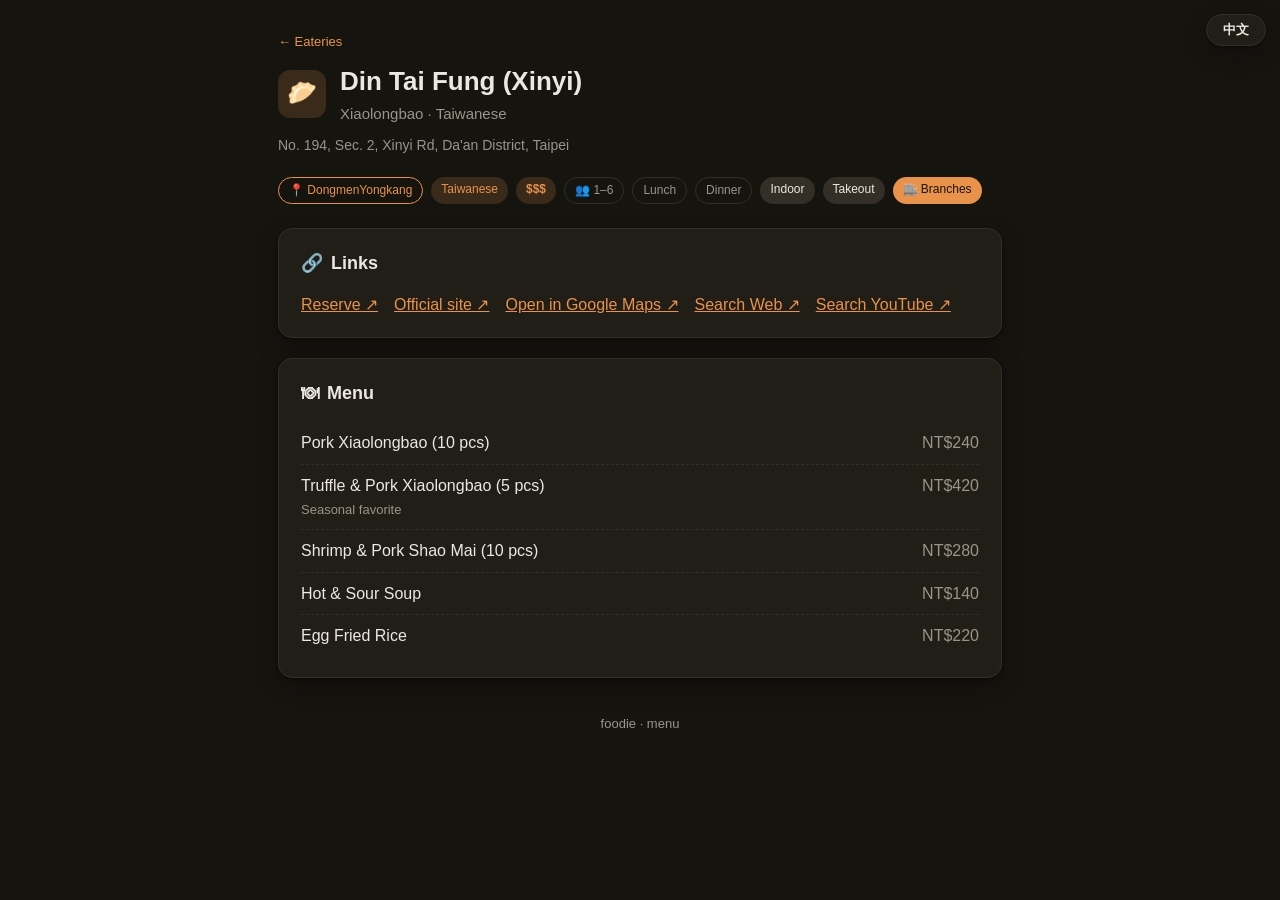
<file: menu.html>
<!DOCTYPE html>
<html lang="en">
<head>
<meta charset="UTF-8">
<meta name="viewport" content="width=device-width, initial-scale=1.0" />
<title>Menu · foodie</title>
<link rel="stylesheet" href="style.css">
</head>
<body>
<button id="langBtn" class="lang-btn" type="button">中文</button>
<div class="wrap">

  <header class="hero">
    <div class="crumb"><a id="backLink" href="maps.html"></a></div>
    <div class="eatery-head">
      <span class="ic" id="emoji"></span>
      <div>
        <h1 id="name"></h1>
        <p class="subtitle" id="cuisine"></p>
      </div>
    </div>
    <p class="addr" id="addr"></p>
    <div class="branches" id="branchList"></div>
    <div class="tags" id="tags"></div>
  </header>

  <!-- Links -->
  <section class="card refs">
    <h2><span class="ic">🔗</span> <span id="linksTitle"></span></h2>
    <div id="linksBody"></div>
  </section>

  <!-- Menu -->
  <section class="card">
    <h2><span class="ic">🍽</span> <span id="menuTitle"></span></h2>
    <div id="menuBody"></div>
  </section>

  <footer>foodie · menu</footer>

</div>

<script src="api.js"></script>
<script src="links.js"></script>
<script>
  (function () {
    const LANG_KEY = "foodie.lang";
    const $ = function (id) { return document.getElementById(id); };
    let ui = null;             // i18n.json ui block: { en:{…}, zh:{…} }
    let eatery = null;           // the eatery being shown
    let lang = "en";

    function store(key, val) { try { localStorage.setItem(key, val); } catch (e) {} }
    function load(key) { try { return localStorage.getItem(key); } catch (e) { return null; } }

    function el(tag, className, text) {
      const node = document.createElement(tag);
      if (className) node.className = className;
      if (text != null) node.textContent = text;
      return node;
    }

    // Compose a display address from its parts, ordered per language:
    // en → "street, district, city"; zh → "city district street" (no commas).
    function fmtAddress(L_) {
      const parts = lang === "zh"
        ? [L_.city, L_.district, L_.address]
        : [L_.address, L_.district, L_.city];
      const sep = lang === "zh" ? "" : ", ";
      return parts.filter(Boolean).join(sep);
    }

    // An eatery's locations for display in the current language: { name, parts }
    // where parts feeds fmtAddress. name is null for an unnamed (single) location.
    function branchInfos(r) {
      return (r.locations || []).map(function (b) {
        const L_ = b[lang] || {};
        return { name: L_.name || null, parts: L_ };
      });
    }

    // The eatery's main (first) location address, formatted.
    function mainAddr(r) {
      const loc = (r.locations || [])[0];
      return loc ? fmtAddress(loc[lang] || {}) : "";
    }

    // Union of a per-location field (current language) across all locations.
    function locField(r, key) {
      const out = [];
      (r.locations || []).forEach(function (loc) {
        const v = loc[lang] && loc[lang][key];
        if (v == null) return;
        (Array.isArray(v) ? v : [v]).forEach(function (x) { if (out.indexOf(x) === -1) out.push(x); });
      });
      return out;
    }

    // Suitable party size, e.g. "2", "1–4", or "2+" (open-ended max).
    function fmtPartySize(p) {
      if (!p || p.min == null) return null;
      if (p.max == null) return p.min + "+";
      return p.min === p.max ? String(p.min) : p.min + "–" + p.max;
    }

    // External search/links — same queries the map popup uses.
    function gmapsUrl(r) {
      return FoodieLinks.gmaps(r[lang].name + " " + mainAddr(r));
    }
    function nameQuery(r) {
      const loc = (r.locations || [])[0];
      const city = (loc && loc[lang] && loc[lang].city) || "";
      return r[lang].name + " " + city;
    }
    function webUrl(r) { return FoodieLinks.webSearch(nameQuery(r)); }
    function youtubeUrl(r) { return FoodieLinks.youtubeSearch(nameQuery(r)); }

    // Website/social link display names. "official" is localized; brand names
    // are the same in both languages.
    const WEBSITE_LABEL = {
      facebook: "Facebook", instagram: "Instagram", line: "LINE",
      youtube: "YouTube", threads: "Threads", tiktok: "TikTok", x: "X"
    };
    function siteLabel(platform) {
      if (platform === "official") return ui[lang].website;
      return WEBSITE_LABEL[platform] || platform;
    }

    // Append one link per website entry ({ platform, url }); also accepts a bare
    // url string (treated as an official site). Skips blanks.
    function appendWebsites(host, r) {
      const raw = r.website;
      const list = Array.isArray(raw) ? raw
        : (typeof raw === "string" && raw ? [{ platform: "official", url: raw }] : []);
      list.forEach(function (w) {
        if (w && w.url) host.appendChild(extLink(siteLabel(w.platform) + " ↗", w.url));
      });
    }

    // Booking links from data: an array of { platform, url } (a bare url string
    // is also accepted). Returns only the entries that actually have a url.
    function reserveOptions(r) {
      const raw = r.reservationUrl;
      const list = Array.isArray(raw) ? raw
        : (typeof raw === "string" && raw ? [{ platform: "other", url: raw }] : []);
      return list.filter(function (o) { return o && o.url; });
    }

    // inline.app booking pages honor a `language` query param. inline.app already
    // defaults to English, so only force it when the UI is in Chinese (zh-tw);
    // English and other platforms pass through unchanged.
    function reserveHref(o) {
      if (o.platform !== "inline" || lang !== "zh") return o.url;
      try {
        const u = new URL(o.url);
        u.searchParams.set("language", "zh-tw");
        return u.toString();
      } catch (e) {
        return o.url;
      }
    }

    // Append the reservation link(s): nothing when there's no booking link, a
    // single direct link for one option, or one labeled link per platform when
    // several are available.
    function appendReservation(host, r) {
      const t = ui[lang];
      const opts = reserveOptions(r);
      if (opts.length === 0) return;
      if (opts.length === 1) { host.appendChild(extLink(t.reservations + " ↗", reserveHref(opts[0]))); return; }
      opts.forEach(function (o) {
        const key = "reservePlatform" + o.platform.charAt(0).toUpperCase() + o.platform.slice(1);
        host.appendChild(extLink(t.reservations + " · " + (t[key] || o.platform) + " ↗", reserveHref(o)));
      });
    }

    function extLink(text, href) {
      const a = el("a", null, text);
      a.href = href;
      a.target = "_blank";
      a.rel = "noopener";
      return a;
    }

    function render() {
      const t = ui[lang];
      const L_ = eatery[lang];

      document.documentElement.lang = lang === "zh" ? "zh-Hant" : "en";
      document.title = L_.name + " · menu";

      $("langBtn").textContent = t.langToggle;
      $("backLink").textContent = t.backToMaps;
      $("emoji").textContent = eatery.emoji || "🍴";
      $("name").textContent = L_.name;
      $("cuisine").textContent = L_.cuisine;
      $("addr").textContent = mainAddr(eatery);

      // Location list: when the eatery has multiple locations, list each one's
      // name + address and hide the single (main) address line.
      const branchHost = $("branchList");
      branchHost.innerHTML = "";
      const infos = branchInfos(eatery);
      const multi = infos.length > 1;
      $("addr").style.display = multi ? "none" : "";
      if (multi) infos.forEach(function (b) {
        const row = el("div", "branch");
        if (b.name) row.appendChild(el("span", "branch-name", b.name));
        row.appendChild(el("span", "branch-addr", fmtAddress(b.parts)));
        branchHost.appendChild(row);
      });

      // Header chips, mirroring the map card (no distance chip — that's map-only).
      const tags = $("tags");
      tags.innerHTML = "";
      const areas = locField(eatery, "shoppingDistrict");
      const meals = L_.mealtime || [];
      const gtags = L_.tags || [];
      const service = L_.service || [];
      const party = fmtPartySize(eatery.partySize);
      areas.forEach(function (a) { tags.appendChild(el("span", "chip chip-area", "📍 " + a)); });
      gtags.forEach(function (g) { tags.appendChild(el("span", "chip chip-tag", g)); });
      if (eatery.price) tags.appendChild(el("span", "chip chip-price", eatery.price));
      if (party) tags.appendChild(el("span", "chip chip-party", "👥 " + party));
      meals.forEach(function (m) { tags.appendChild(el("span", "chip chip-meal", m)); });
      service.forEach(function (s) { tags.appendChild(el("span", "chip chip-service", s)); });
      if (eatery.hasBranches) tags.appendChild(el("span", "chip chip-branch", "🏬 " + t.branches));

      // Menu items (per-language list of { name, price, note }).
      $("menuTitle").textContent = t.menu;
      const body = $("menuBody");
      body.innerHTML = "";
      const items = L_.menu || [];
      if (!items.length) {
        body.appendChild(el("p", "empty", t.menuSoon));
      } else {
        const list = el("ul", "list");
        items.forEach(function (it) {
          const li = el("li");
          const name = el("div", "menu-name");
          name.appendChild(el("span", null, it.name));
          if (it.note) name.appendChild(el("span", "sub", it.note));
          li.appendChild(name);
          li.appendChild(el("span", "qty", it.price || ""));
          list.appendChild(li);
        });
        body.appendChild(list);
        if (eatery.menuUpdated) {
          body.appendChild(el("p", "menu-updated", t.menuUpdated + " · " + eatery.menuUpdated));
        }
      }

      // Links
      $("linksTitle").textContent = t.links;
      const links = $("linksBody");
      links.innerHTML = "";
      appendReservation(links, eatery);
      appendWebsites(links, eatery);
      links.appendChild(extLink(t.openInMaps, gmapsUrl(eatery)));
      links.appendChild(extLink(t.searchWeb, webUrl(eatery)));
      links.appendChild(extLink(t.searchYoutube, youtubeUrl(eatery)));
    }

    function fail(msg) {
      document.querySelector(".wrap").innerHTML =
        "<p style='color:var(--muted)'>" + msg + "</p>";
    }

    const eateryId = new URLSearchParams(location.search).get("id");
    Promise.all([
      fetch("i18n.json").then(function (r) { return r.json(); }),
      eateryId ? FoodieApi.getEatery(eateryId)
             : FoodieApi.getEateries().then(function (rs) { return rs[0]; })
    ])
      .then(function (res) {
        ui = res[0].ui;
        eatery = res[1];
        lang = ui[load(LANG_KEY)] ? load(LANG_KEY) : "en";
        if (!eatery) { fail("Eatery not found."); return; }
        render();
      })
      .catch(function () {
        fail("Could not load eatery data. Serve this page over HTTP — browsers block fetch on file://.");
      });

    $("langBtn").addEventListener("click", function () {
      if (!ui) return;
      lang = (lang === "zh") ? "en" : "zh";
      store(LANG_KEY, lang);
      render();
    });
  })();
</script>
</body>
</html>
</file>
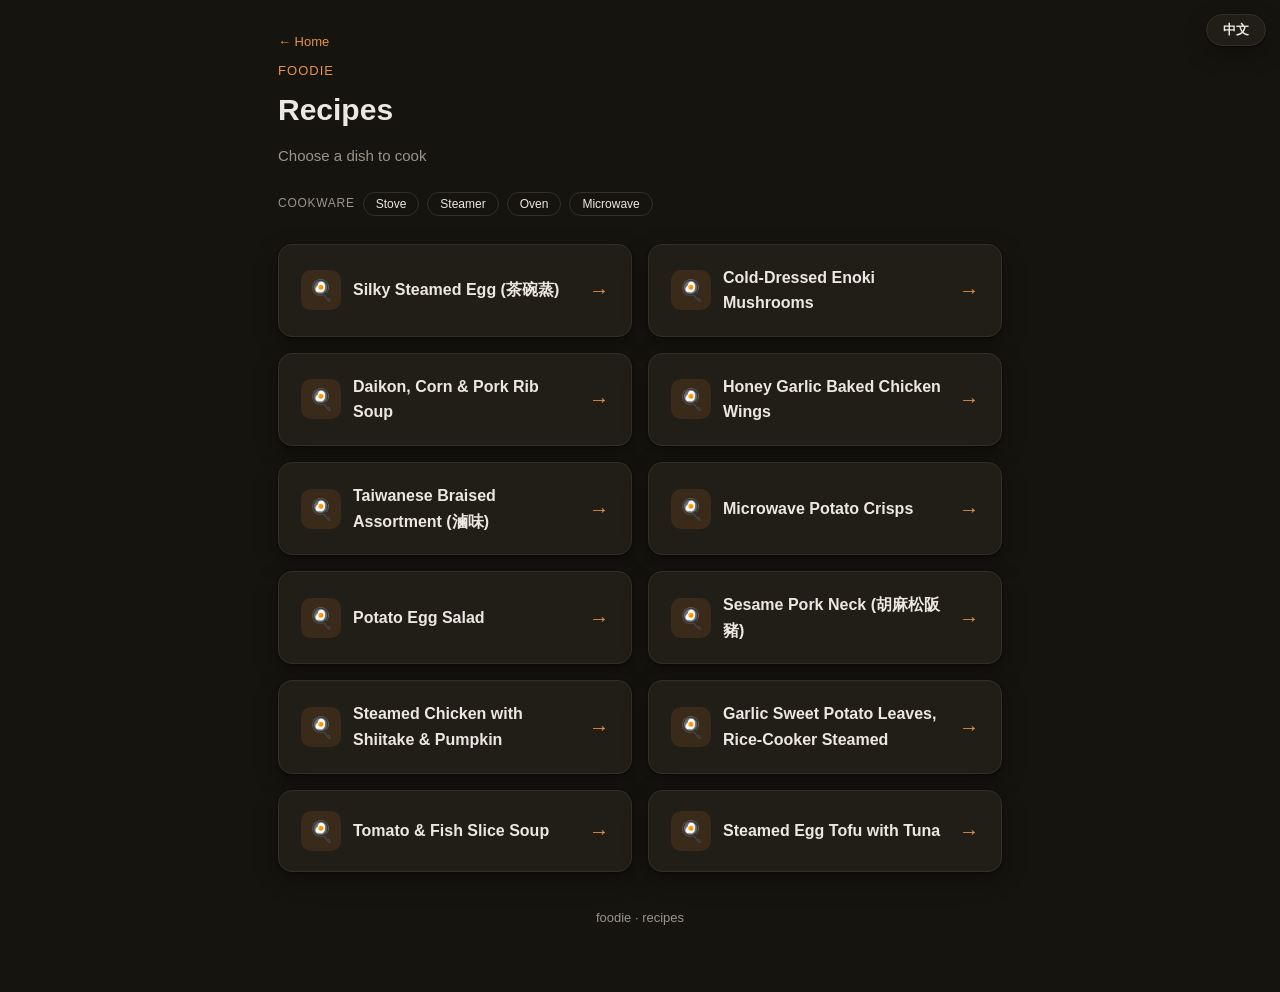
<file: recipe.html>
<!DOCTYPE html>
<html lang="en">
<head>
<meta charset="UTF-8">
<meta name="viewport" content="width=device-width, initial-scale=1.0" />
<title>Recipes · foodie</title>
<link rel="stylesheet" href="style.css">
</head>
<body>
<button id="langBtn" class="lang-btn" type="button">中文</button>
<div class="wrap">

  <header class="hero">
    <div class="crumb"><a id="backLink" href="index.html"></a></div>
    <div class="brand">foodie</div>
    <h1 id="title"></h1>
    <p class="subtitle" id="subtitle"></p>
  </header>

  <div class="filters" id="filters"></div>

  <div class="grid" id="grid"></div>

  <footer>foodie · recipes</footer>

</div>

<script src="api.js"></script>
<script>
  (function () {
    const LANG_KEY = "foodie.lang";
    const $ = function (id) { return document.getElementById(id); };
    let ui = null;
    let dishes = [];           // [{ id, name:{en,zh}, cookware:[code…] }] from the API
    let cookwareNames = null;  // cookware.json: { en:{CODE:…}, zh:{CODE:…} }
    let cookwareOrder = [];    // cookware codes present in the catalogue, in file order
    let lang = "en";
    const selected = new Set(); // selected cookware codes (empty = show all)

    function store(key, val) { try { localStorage.setItem(key, val); } catch (e) {} }
    function load(key) { try { return localStorage.getItem(key); } catch (e) { return null; } }

    function el(tag, className, text) {
      const node = document.createElement(tag);
      if (className) node.className = className;
      if (text != null) node.textContent = text;
      return node;
    }

    function render() {
      const t = ui[lang];
      document.documentElement.lang = lang === "zh" ? "zh-Hant" : "en";

      $("langBtn").textContent = t.langToggle;
      $("backLink").textContent = t.homeCrumb;
      $("title").textContent = t.recipesTitle;
      $("subtitle").textContent = t.recipesSubtitle;

      // Cookware filter — one group of toggle chips (OR within the group; an
      // empty selection shows everything). Codes resolve to names via
      // cookware.json; order follows the file.
      const filters = $("filters");
      filters.innerHTML = "";
      if (cookwareOrder.length) {
        const group = el("div", "filter-group");
        group.appendChild(el("span", "filter-label", t.filterCookware));
        cookwareOrder.forEach(function (code) {
          const label = (cookwareNames[lang] && cookwareNames[lang][code]) || code;
          const chip = el("button", "filter-chip" + (selected.has(code) ? " on" : ""), label);
          chip.type = "button";
          chip.addEventListener("click", function () {
            if (selected.has(code)) selected.delete(code);
            else selected.add(code);
            render();
          });
          group.appendChild(chip);
        });
        filters.appendChild(group);
      }

      const grid = $("grid");
      grid.innerHTML = "";
      const shown = selected.size
        ? dishes.filter(function (d) {
            return d.cookware.some(function (c) { return selected.has(c); });
          })
        : dishes;
      shown.forEach(function (d) {
        const card = el("a", "dish-card");
        card.href = "dish.html?id=" + encodeURIComponent(d.id);

        const meta = el("div", "meta");
        meta.appendChild(el("span", "ic", "🍳"));
        meta.appendChild(el("span", "name", d.name[lang]));
        card.appendChild(meta);
        card.appendChild(el("span", "arrow", "→"));

        grid.appendChild(card);
      });
    }

    Promise.all([
      fetch("i18n.json").then(function (r) { return r.json(); }),
      fetch("data/cookware.json").then(function (r) { return r.json(); }),
      FoodieApi.listDishes()
    ])
      .then(function (res) {
        ui = res[0].ui;
        cookwareNames = res[1];
        dishes = res[2];
        lang = ui[load(LANG_KEY)] ? load(LANG_KEY) : "en";
        // Build the chip order from the cookware file, keeping only codes that
        // some dish actually uses.
        const present = {};
        dishes.forEach(function (d) {
          d.cookware.forEach(function (c) { present[c] = true; });
        });
        cookwareOrder = Object.keys(cookwareNames.en).filter(function (c) {
          return present[c];
        });
        render();
      })
      .catch(function () {
        $("grid").innerHTML =
          "<p style='color:var(--muted)'>Could not load recipe data. Serve this page over HTTP — browsers block fetch on file://.</p>";
      });

    $("langBtn").addEventListener("click", function () {
      if (!ui) return;
      lang = (lang === "zh") ? "en" : "zh";
      store(LANG_KEY, lang);
      render();
    });
  })();
</script>
</body>
</html>
</file>
<file: style.css>
/* ===== foodie — shared styles (dish.html + recipe.html) ===== */

:root {
  --bg: #16140f;
  --card: #211e18;
  --ink: #ece8e1;
  --muted: #9a948a;
  --line: #332f27;
  --accent: #e8924a;
  --accent-soft: #3a2a1a;
  --warn: #e26d5c;
  --radius: 14px;
  --shadow: 0 1px 3px rgba(0,0,0,.4), 0 8px 24px rgba(0,0,0,.3);
}

* { box-sizing: border-box; }

body {
  margin: 0;
  font-family: -apple-system, "Segoe UI", "Noto Sans TC", Roboto, Helvetica, Arial, sans-serif;
  color: var(--ink);
  background: var(--bg);
  line-height: 1.6;
}
a { color: var(--accent); }

.wrap { max-width: 760px; margin: 0 auto; padding: 32px 18px 64px; }
h1 { font-size: 30px; margin: 4px 0 10px; }
footer { text-align: center; color: var(--muted); font-size: 13px; margin-top: 36px; }

/* Language toggle (both pages) */
.lang-btn {
  position: fixed; top: 14px; right: 14px; z-index: 10;
  background: var(--card); color: var(--ink);
  border: 1px solid var(--line); border-radius: 999px;
  padding: 6px 16px; font-size: 13px; font-weight: 600; cursor: pointer;
  box-shadow: var(--shadow); transition: color .15s, border-color .15s;
}
.lang-btn:hover { border-color: var(--accent); color: var(--accent); }

/* ===== Header ===== */
.hero { margin-bottom: 24px; }
.hero .brand { font-size: 13px; color: var(--accent); letter-spacing: .08em; text-transform: uppercase; }
.subtitle { color: var(--muted); font-size: 15px; margin: 0; }
.crumb { font-size: 13px; color: var(--muted); margin-bottom: 8px; }
.crumb a { text-decoration: none; }
.chef {
  display: inline-flex; align-items: center; gap: 8px;
  font-size: 14px; color: var(--muted); margin-bottom: 6px;
}
.chef .avatar {
  width: 28px; height: 28px; border-radius: 50%;
  background: var(--accent); color: #fff;
  display: grid; place-items: center; font-size: 13px; font-weight: 600;
}
.tags { display: flex; flex-wrap: wrap; gap: 8px; }
.tag {
  font-size: 13px; padding: 4px 12px; border-radius: 999px;
  background: var(--accent-soft); color: var(--accent); font-weight: 500;
}
.tag.cookware::before { content: "🍳 "; }

/* Cookware picker — pill buttons that swap the step list */
.cookware-pick { display: inline-flex; flex-wrap: wrap; gap: 6px; }
button.tag.cookware { border: 0; cursor: pointer; font-family: inherit; }
button.tag.cookware:hover { background: var(--accent); color: var(--bg); }
button.tag.cookware[aria-pressed="true"] { background: var(--accent); color: var(--bg); }

/* Serving stepper */
.serving-stepper {
  display: inline-flex; align-items: center; gap: 8px;
  font-size: 13px; padding: 3px 8px; border-radius: 999px;
  background: var(--accent-soft); color: var(--accent); font-weight: 500;
}
.serving-stepper .ic { font-size: 13px; }
.serving-stepper button {
  width: 22px; height: 22px; flex: none; border-radius: 50%;
  border: 1px solid var(--accent); background: transparent; color: var(--accent);
  font-size: 15px; line-height: 1; cursor: pointer; padding: 0;
  display: grid; place-items: center;
}
.serving-stepper button:hover:not(:disabled) { background: var(--accent); color: var(--bg); }
.serving-stepper button:disabled { opacity: .35; cursor: default; }
.serving-stepper .count { min-width: 4.5em; text-align: center; }

/* ===== Cards (dish detail) ===== */
.card {
  background: var(--card); border: 1px solid var(--line);
  border-radius: var(--radius); box-shadow: var(--shadow);
  padding: 20px 22px; margin-top: 20px;
}
.card h2 {
  font-size: 18px; margin: 0 0 14px; display: flex; align-items: center; gap: 8px;
}
.card h2 .ic { font-size: 18px; }
.card h2 .spacer { flex: 1; }

/* Toggle switch */
.switch {
  display: inline-flex; align-items: center; gap: 8px;
  font-size: 13px; font-weight: 500; color: var(--muted); cursor: pointer;
}
.switch input { position: absolute; opacity: 0; width: 0; height: 0; }
.switch .track {
  width: 38px; height: 22px; flex: none; border-radius: 999px;
  background: var(--line); position: relative; transition: background .15s;
}
.switch .track::after {
  content: ""; position: absolute; top: 2px; left: 2px;
  width: 18px; height: 18px; border-radius: 50%;
  background: var(--muted); transition: transform .15s, background .15s;
}
.switch input:checked + .track { background: var(--accent-soft); }
.switch input:checked + .track::after { transform: translateX(16px); background: var(--accent); }
.switch input:focus-visible + .track { outline: 2px solid var(--accent); outline-offset: 2px; }

/* Ingredients */
ul.list { list-style: none; margin: 0; padding: 0; }
ul.list li {
  display: flex; justify-content: space-between; gap: 16px;
  padding: 8px 0; border-bottom: 1px dashed var(--line);
}
ul.list li:last-child { border-bottom: 0; }
ul.list .qty { color: var(--muted); white-space: nowrap; }
.group-label {
  font-size: 12px; text-transform: uppercase; letter-spacing: .06em;
  color: var(--muted); margin: 14px 0 6px;
}
.group-label:first-child { margin-top: 0; }

/* Inline link rows (dish/menu link sections) */
.refs a { display: inline-block; margin-right: 16px; }

/* ===== My ingredients (ingredients.html) ===== */
ul.pantry { list-style: none; margin: 0; padding: 0; }
ul.pantry li { padding: 12px 0; border-bottom: 1px dashed var(--line); }
ul.pantry li:last-child { border-bottom: 0; }
ul.pantry .item-row { display: flex; justify-content: space-between; gap: 16px; }
ul.pantry .name { font-weight: 500; }
ul.pantry .qty { color: var(--muted); white-space: nowrap; }
ul.pantry .desc { color: var(--ink); font-size: 13px; margin-top: 4px; }
ul.pantry .tip { color: var(--muted); font-size: 13px; margin-top: 4px; }
ul.pantry .tip::before { content: "💡 "; }

/* ===== Meat cuts (guide-cuts.html) ===== */
ul.cuts { list-style: none; margin: 0; padding: 0; }
ul.cuts li { padding: 12px 0; border-bottom: 1px dashed var(--line); }
ul.cuts li:last-child { border-bottom: 0; }
ul.cuts .cut-head { display: flex; flex-wrap: wrap; align-items: baseline; gap: 4px 8px; }
ul.cuts .cut-name { font-weight: 600; }
ul.cuts .cut-alt { color: var(--muted); font-size: 13px; }
ul.cuts .cut-desc { color: var(--muted); font-size: 14px; margin-top: 4px; }
ul.cuts .cut-tip { color: var(--muted); font-size: 13px; margin-top: 4px; }
ul.cuts .cut-tip::before { content: "💡 "; }
ul.cuts .cut-links { display: flex; flex-wrap: wrap; gap: 14px; margin-top: 6px; font-size: 13px; }
ul.cuts .cut-links a { color: var(--accent); text-decoration: none; }
ul.cuts .cut-links a:hover { text-decoration: underline; }
ul.cuts .cut-cook { display: flex; flex-wrap: wrap; align-items: center; gap: 6px; margin-top: 6px; font-size: 12px; }
ul.cuts .cook-label {
  color: var(--muted); text-transform: uppercase; letter-spacing: .04em; margin-right: 2px;
}
ul.cuts .cook-chip { padding: 2px 9px; border-radius: 999px; font-weight: 500; border: 1px solid var(--line); }
ul.cuts .cook-best .cook-chip { color: var(--accent); background: var(--accent-soft); border-color: var(--accent-soft); }
ul.cuts .cook-best .cook-chip::before { content: "✓ "; }
ul.cuts .cook-worst .cook-chip { color: var(--warn); border-color: var(--warn); }
ul.cuts .cook-worst .cook-chip::before { content: "✗ "; }

/* "What you can cook" suggestions (ingredients.html) */
ul.cook-suggest { list-style: none; margin: 0; padding: 0; }
ul.cook-suggest li {
  display: flex; flex-wrap: wrap; align-items: center; gap: 6px 12px;
  padding: 10px 0; border-bottom: 1px dashed var(--line);
}
ul.cook-suggest li:last-child { border-bottom: 0; }
ul.cook-suggest .cook-dish { font-weight: 600; text-decoration: none; }
ul.cook-suggest .cook-dish:hover { text-decoration: underline; }
ul.cook-suggest .cook-ok { font-size: 12px; color: var(--accent); }
ul.cook-suggest .cook-ok::before { content: "✓ "; }
ul.cook-suggest .cook-missing {
  display: flex; flex-wrap: wrap; align-items: center; gap: 6px;
  font-size: 12px; color: var(--muted);
}
ul.cook-suggest .miss-chip {
  padding: 2px 9px; border-radius: 999px; border: 1px solid var(--line); color: var(--muted);
}
ul.cook-suggest .miss-chip::before { content: "✗ "; color: var(--warn); }

/* Click a row to edit its storage and amount */
.edit-hint { color: var(--muted); font-size: 13px; margin: 6px 0 0; }
.est-hint { display: inline-block; margin-top: 4px; color: var(--muted); font-size: 12px; }
.edit-hint::before { content: "✎ "; }
.view-toggle { display: flex; flex-wrap: wrap; align-items: center; gap: 8px; margin-top: 14px; }
.view-label {
  font-size: 12px; text-transform: uppercase; letter-spacing: .06em;
  color: var(--muted); margin-right: 2px;
}
ul.pantry li { cursor: pointer; }
ul.pantry li:hover .name { color: var(--accent); }
ul.pantry .row-left { display: inline-flex; align-items: center; gap: 8px; min-width: 0; }
.type-chip {
  font-size: 11px; padding: 2px 9px; border-radius: 999px; white-space: nowrap;
  background: var(--accent-soft); color: var(--accent); font-weight: 500;
}
ul.pantry .meta-row {
  display: flex; flex-wrap: wrap; gap: 4px 14px;
  margin-top: 6px; font-size: 12px; color: var(--muted);
}
ul.pantry .meta-row .m-expiry.soon { color: var(--accent); }
ul.pantry .meta-row .m-expiry.expired { color: var(--warn); font-weight: 600; }

/* Edit dialog (click a row) */
.edit-dialog {
  width: min(420px, calc(100vw - 32px));
  background: var(--card); color: var(--ink);
  border: 1px solid var(--line); border-radius: var(--radius);
  box-shadow: var(--shadow); padding: 22px 24px;
}
.edit-dialog::backdrop { background: rgba(0,0,0,.55); }
.edit-dialog h2 { font-size: 20px; margin: 0 0 16px; }
.edit-dialog .field { margin-bottom: 18px; }
.edit-dialog .field-label {
  display: block; font-size: 12px; text-transform: uppercase; letter-spacing: .06em;
  color: var(--muted); margin-bottom: 8px;
}
.amount-input { display: flex; align-items: center; gap: 10px; }
.amount-input input {
  width: 7em; background: var(--bg); color: var(--ink);
  border: 1px solid var(--line); border-radius: 10px;
  padding: 8px 12px; font: inherit;
}
.amount-input input:focus { outline: none; border-color: var(--accent); }
.amount-unit { color: var(--muted); font-size: 14px; }
.edit-dialog input[type="date"] {
  background: var(--bg); color: var(--ink);
  border: 1px solid var(--line); border-radius: 10px;
  padding: 8px 12px; font: inherit;
}
.edit-dialog input[type="date"]:focus { outline: none; border-color: var(--accent); }
.edit-dialog input[type="date"]::-webkit-calendar-picker-indicator { filter: invert(.7); cursor: pointer; }
.edit-updated { font-size: 13px; color: var(--muted); margin: -4px 0 4px; }
.edit-updated .val { color: var(--ink); }
.edit-actions { display: flex; align-items: center; gap: 10px; margin-top: 22px; }
.edit-actions .spacer { flex: 1; }
.btn-ghost, .btn-primary {
  border-radius: 999px; padding: 8px 18px; font: inherit; font-weight: 600;
  font-size: 14px; cursor: pointer; border: 1px solid var(--line);
}
.btn-ghost { background: transparent; color: var(--ink); }
.btn-ghost:hover { border-color: var(--accent); color: var(--accent); }
.btn-primary { background: var(--accent); color: var(--bg); border-color: var(--accent); }
.btn-primary:hover { filter: brightness(1.08); }
.btn-danger { background: transparent; color: var(--warn); border-color: var(--warn); }
.btn-danger:hover { background: var(--warn); color: var(--bg); cursor: pointer; }

/* Add-item button + create/edit dialog modes */
.add-btn {
  margin-top: 20px; background: var(--accent); color: var(--bg);
  border: 1px solid var(--accent); border-radius: 999px;
  padding: 10px 22px; font: inherit; font-weight: 600; font-size: 14px; cursor: pointer;
  transition: filter .15s;
}
.add-btn:hover { filter: brightness(1.08); }
#editNameInput, .unit-input {
  background: var(--bg); color: var(--ink);
  border: 1px solid var(--line); border-radius: 10px;
  padding: 8px 12px; font: inherit;
}
#editNameInput { width: 100%; }
.unit-input { width: 5em; }
#editNameInput:focus, .unit-input:focus { outline: none; border-color: var(--accent); }
#editTypeSelect {
  background: var(--bg); color: var(--ink);
  border: 1px solid var(--line); border-radius: 10px;
  padding: 8px 12px; font: inherit; cursor: pointer;
}
#editTypeSelect:focus { outline: none; border-color: var(--accent); }
.edit-dialog form.mode-create .edit-only { display: none; }
.edit-dialog form.mode-edit .create-only { display: none; }

/* Name autocomplete dropdown */
.suggest-wrap { position: relative; }
.suggest {
  position: absolute; top: 100%; left: 0; right: 0; z-index: 5;
  margin-top: 4px; max-height: 220px; overflow: auto;
  background: var(--card); border: 1px solid var(--line);
  border-radius: 10px; box-shadow: var(--shadow);
}
.suggest button {
  display: flex; align-items: center; justify-content: space-between; gap: 12px;
  width: 100%; text-align: left; background: transparent; border: 0;
  color: var(--ink); font: inherit; padding: 8px 12px; cursor: pointer;
}
.suggest button:hover, .suggest button.active { background: var(--accent-soft); color: var(--accent); }
.suggest .s-unit { color: var(--muted); font-size: 12px; white-space: nowrap; }

/* Steps */
.phase { font-size: 14px; font-weight: 600; color: var(--accent); margin: 22px 0 12px; }
.phase:first-of-type { margin-top: 4px; }
ol.steps { list-style: none; counter-reset: step; margin: 0; padding: 0; }
ol.steps li {
  counter-increment: step;
  display: grid; grid-template-columns: 36px 1fr; gap: 14px;
  padding: 14px 0; border-top: 1px solid var(--line);
}
ol.steps li:first-child { border-top: 0; }
ol.steps li::before {
  content: counter(step);
  width: 30px; height: 30px; border-radius: 50%;
  background: var(--accent); color: #fff;
  display: grid; place-items: center; font-size: 14px; font-weight: 600;
}
.step-body p { margin: 0 0 10px; }
.step-body img {
  width: 100%; max-width: 360px; border-radius: 10px; display: block;
  border: 1px solid var(--line);
}
.photo-ph {
  width: 100%; max-width: 360px; aspect-ratio: 4 / 3; border-radius: 10px;
  background: repeating-linear-gradient(45deg, #2a261f, #2a261f 10px, #322d25 10px, #322d25 20px);
  display: grid; place-items: center; color: var(--muted); font-size: 13px;
  border: 1px solid var(--line);
}

/* ===== Recipe listing ===== */
.grid { display: grid; gap: 16px; margin-top: 28px; }
@media (min-width: 560px) { .grid { grid-template-columns: 1fr 1fr; } }

.dish-card {
  display: flex; align-items: center; justify-content: space-between; gap: 12px;
  background: var(--card); border: 1px solid var(--line);
  border-radius: var(--radius); box-shadow: var(--shadow);
  padding: 20px 22px; text-decoration: none; color: var(--ink);
  transition: border-color .15s, transform .15s;
}
.dish-card:hover { border-color: var(--accent); transform: translateY(-2px); }
.dish-card .meta { display: flex; align-items: center; gap: 12px; min-width: 0; }
.dish-card .ic {
  width: 40px; height: 40px; flex: none; border-radius: 10px;
  background: var(--accent-soft); display: grid; place-items: center; font-size: 20px;
}
.dish-card .name { font-size: 16px; font-weight: 600; }
.dish-card .nav-desc { display: block; color: var(--muted); font-size: 13px; margin-top: 2px; }
.dish-card .arrow { color: var(--accent); font-size: 20px; flex: none; }

/* ===== Map (maps.html) ===== */
#map {
  height: 380px; margin-top: 28px;
  border: 1px solid var(--line); border-radius: var(--radius);
  box-shadow: var(--shadow); overflow: hidden;
  background: var(--card);
}
/* Tame Leaflet's default light chrome to fit the dark theme */
.leaflet-container { background: var(--card); font: inherit; }
.leaflet-popup-content-wrapper, .leaflet-popup-tip {
  background: var(--card); color: var(--ink);
  border: 1px solid var(--line); box-shadow: var(--shadow);
}
.leaflet-popup-content { margin: 12px 14px; }
.leaflet-popup-content .pop-name { display: block; font-weight: 600; }
.leaflet-popup-content .pop-cuisine { display: block; color: var(--muted); font-size: 13px; margin-top: 2px; }
.leaflet-popup-content .pop-addr { display: block; color: var(--muted); font-size: 12px; margin-top: 4px; }
.leaflet-popup-content .pop-links { display: grid; gap: 4px; margin-top: 8px; }
.leaflet-popup-content .pop-link { font-size: 13px; font-weight: 600; }
.leaflet-popup-content-wrapper a.leaflet-popup-close-button { color: var(--muted); }
.leaflet-bar a, .leaflet-bar a:hover {
  background: var(--card); color: var(--ink); border-bottom-color: var(--line);
}

/* ===== Filters (maps.html) ===== */
.filters { margin-top: 24px; display: grid; gap: 10px; }
.filter-group { display: flex; flex-wrap: wrap; align-items: center; gap: 8px; }
.filter-label {
  font-size: 12px; text-transform: uppercase; letter-spacing: .06em;
  color: var(--muted); min-width: 72px;
}
.filter-chip {
  font-size: 12px; padding: 4px 12px; border-radius: 999px; font-weight: 500;
  border: 1px solid var(--line); background: transparent; color: var(--ink);
  cursor: pointer; transition: border-color .15s, background .15s, color .15s;
}
.filter-chip:hover { border-color: var(--accent); color: var(--accent); }
.filter-chip.on { background: var(--accent); color: var(--bg); border-color: var(--accent); }

/* ===== Menu (menu.html) ===== */
.eatery-head { display: flex; align-items: center; gap: 14px; margin-bottom: 8px; }
.eatery-head .ic {
  width: 48px; height: 48px; flex: none; border-radius: 12px;
  background: var(--accent-soft); display: grid; place-items: center; font-size: 24px;
}
.eatery-head h1 { margin: 0; font-size: 26px; }
.hero .addr { color: var(--muted); font-size: 14px; margin: 6px 0 10px; }
.hero .branches { display: grid; gap: 4px; margin: 6px 0 10px; }
.hero .branch { color: var(--muted); font-size: 14px; }
.hero .branch-name { font-weight: 600; color: var(--ink); margin-right: 6px; }
.menu-name .sub { display: block; color: var(--muted); font-size: 13px; margin-top: 2px; }
#menuBody .empty { color: var(--muted); font-size: 14px; }
#menuBody .menu-updated { color: var(--muted); font-size: 12px; margin-top: 10px; }

/* ===== Eatery listing (maps.html) ===== */
.eatery-card .empty, .grid .empty { color: var(--muted); font-size: 14px; }
.eatery-card {
  display: flex; align-items: flex-start; gap: 14px;
  background: var(--card); border: 1px solid var(--line);
  border-radius: var(--radius); box-shadow: var(--shadow);
  padding: 18px 20px; text-align: left; width: 100%;
  color: var(--ink); cursor: pointer; font: inherit; text-decoration: none;
  transition: border-color .15s, transform .15s;
}
.eatery-card:hover { border-color: var(--accent); transform: translateY(-2px); }
.eatery-card.active { border-color: var(--accent); }
.eatery-card .ic {
  width: 44px; height: 44px; flex: none; border-radius: 10px;
  background: var(--accent-soft); display: grid; place-items: center; font-size: 22px;
}
.eatery-card .body { min-width: 0; }
.eatery-card .name { font-size: 16px; font-weight: 600; }
.eatery-card .cuisine { color: var(--accent); font-size: 13px; margin: 2px 0 6px; }
.eatery-card .addr { color: var(--muted); font-size: 13px; }
.eatery-card .note { color: var(--muted); font-size: 13px; margin-top: 6px; }
.chips { display: flex; flex-wrap: wrap; gap: 6px; margin-top: 8px; }
.chip {
  font-size: 12px; padding: 3px 10px; border-radius: 999px; font-weight: 500;
}
.chip-area {
  background: transparent; color: var(--accent); border: 1px solid var(--accent);
}
.chip-tag { background: var(--accent-soft); color: var(--accent); }
.chip-meal {
  background: transparent; color: var(--muted); border: 1px solid var(--line);
}
.chip-service { background: var(--line); color: var(--ink); }
.chip-dist { background: var(--accent); color: var(--bg); }
.chip-price { background: var(--accent-soft); color: var(--accent); font-weight: 700; }
.chip-party { background: transparent; color: var(--muted); border: 1px solid var(--line); }
.chip-branch { background: var(--accent); color: var(--bg); }
</file>
